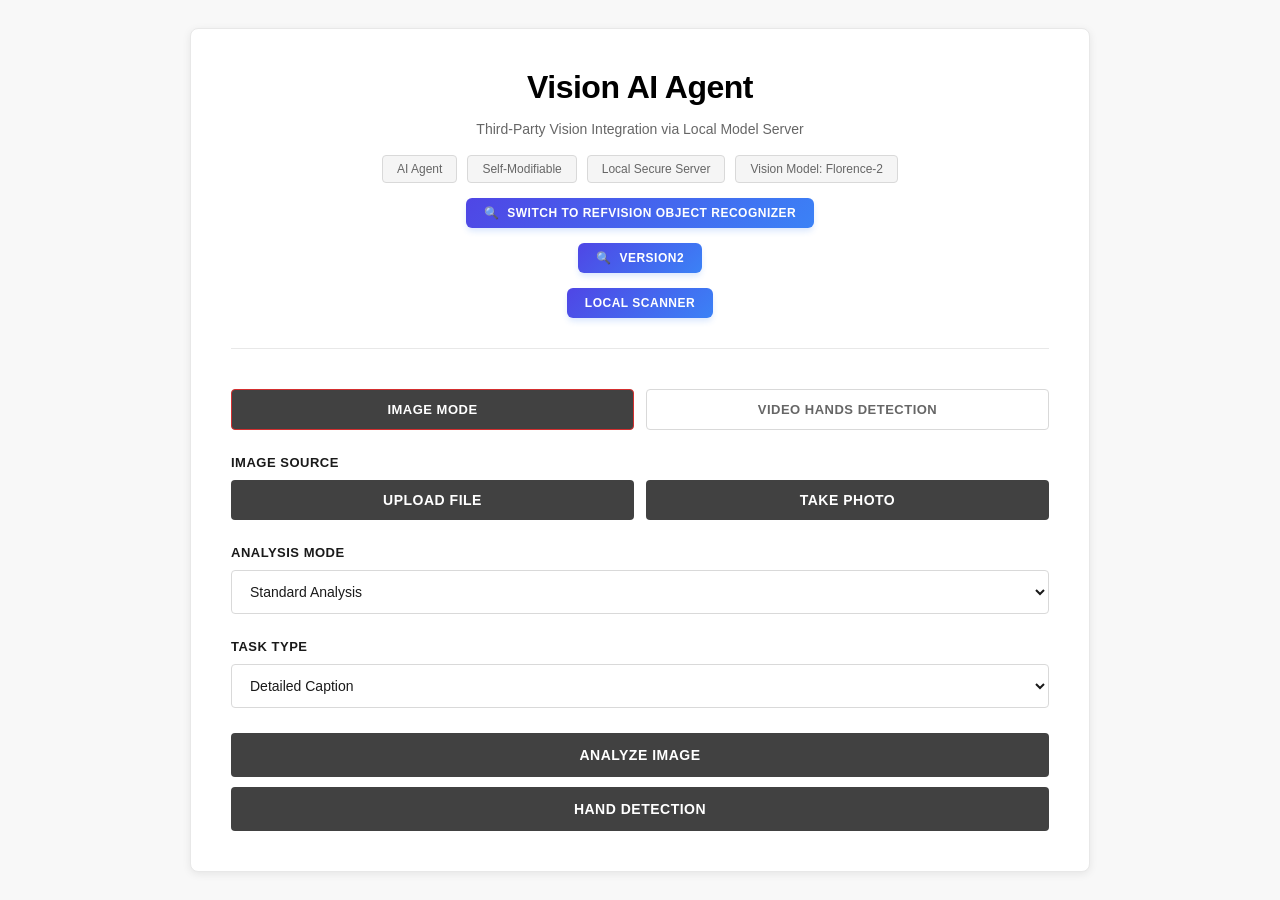
<file: templates/index.html>
<!DOCTYPE html>
<html lang="en">
<head>
    <meta charset="UTF-8">
    <meta name="viewport" content="width=device-width, initial-scale=1.0">
    <title>Vision AI Agent v2</title>
    <style>
        * {
            margin: 0;
            padding: 0;
            box-sizing: border-box;
        }

        body {
            font-family: -apple-system, BlinkMacSystemFont, 'Segoe UI', 'Roboto', 'Oxygen', 'Ubuntu', 'Cantarell', sans-serif;
            background: #f8f8f8;
            min-height: 100vh;
            padding: 20px;
            display: flex;
            align-items: center;
            justify-content: center;
        }

        .container {
            background: #ffffff;
            max-width: 900px;
            width: 100%;
            padding: 40px;
            border-radius: 8px;
            box-shadow: 0 2px 8px rgba(0,0,0,0.08);
            border: 1px solid #e8e8e8;
        }

        header {
            text-align: center;
            margin-bottom: 40px;
            padding-bottom: 30px;
            border-bottom: 1px solid #e8e8e8;
        }

        h1 {
            color: #000000;
            font-size: 32px;
            font-weight: 700;
            margin-bottom: 12px;
            display: flex;
            align-items: center;
            justify-content: center;
            gap: 12px;
            letter-spacing: -0.5px;
        }

        .subtitle {
            color: #666666;
            font-size: 14px;
            line-height: 1.6;
            font-weight: 400;
        }

        .badge-container {
            display: flex;
            justify-content: center;
            gap: 10px;
            margin-top: 15px;
            flex-wrap: wrap;
        }

        .badge {
            display: inline-flex;
            align-items: center;
            gap: 6px;
            padding: 6px 14px;
            background: #f5f5f5;
            border: 1px solid #d9d9d9;
            border-radius: 4px;
            font-size: 12px;
            color: #666666;
            font-weight: 500;
        }

        .form-group {
            margin-bottom: 25px;
        }

        label {
            display: block;
            margin-bottom: 10px;
            font-weight: 600;
            color: #1a1a1a;
            font-size: 13px;
            text-transform: uppercase;
            letter-spacing: 0.5px;
        }

        .btn-group {
            display: grid;
            grid-template-columns: 1fr 1fr;
            gap: 12px;
            margin-bottom: 15px;
        }

        button {
            background: #d32f2f;
            color: white;
            padding: 12px 24px;
            border: none;
            border-radius: 4px;
            cursor: pointer;
            font-size: 14px;
            font-weight: 600;
            transition: all 0.3s ease;
            display: flex;
            align-items: center;
            justify-content: center;
            gap: 8px;
            text-transform: uppercase;
            letter-spacing: 0.5px;
        }

        button:hover {
            background: #b71c1c;
            box-shadow: 0 4px 12px rgba(211, 47, 47, 0.3);
        }

        button:active {
            transform: translateY(1px);
        }

        button:disabled {
            background: #cccccc;
            cursor: not-allowed;
            transform: none;
            box-shadow: none;
        }

        .btn-upload {
            background: #414141;
        }

        .btn-upload:hover {
            background: #b71c1c;
        }

        .btn-camera {
            background: #414141;
        }

        .btn-camera:hover {
            background: #b71c1c;
        }

        .btn-capture {
            background: #414141;
            width: 100%;
            margin-top: 10px;
        }

        .btn-capture:hover {
            background: #b71c1c;
        }

        .btn-submit {
            background: #414141;
            width: 100%;
            font-size: 14px;
            padding: 14px;
            margin-top: 10px;
        }

        .btn-submit:hover {
            background: #b71c1c;
        }

        select, input[type="text"] {
            width: 100%;
            padding: 12px 14px;
            border: 1px solid #d9d9d9;
            border-radius: 4px;
            font-size: 14px;
            transition: border-color 0.3s, box-shadow 0.3s;
            background: white;
            color: #1a1a1a;
        }

        select:focus, input[type="text"]:focus {
            outline: none;
            border-color: #d32f2f;
            box-shadow: 0 0 0 3px rgba(211, 47, 47, 0.08);
        }

        #preview {
            max-width: 100%;
            max-height: 400px;
            margin: 15px 0;
            border-radius: 12px;
            display: none;
            box-shadow: 0 4px 12px rgba(0,0,0,0.1);
        }

        #video {
            max-width: 100%;
            border-radius: 12px;
            display: none;
            margin: 15px 0;
            box-shadow: 0 4px 12px rgba(0,0,0,0.1);
        }

        .loading {
            text-align: center;
            padding: 40px;
            display: none;
        }

        .spinner {
            border: 4px solid #f0f0f0;
            border-top: 4px solid #d32f2f;
            border-radius: 50%;
            width: 50px;
            height: 50px;
            animation: spin 1s linear infinite;
            margin: 0 auto 20px;
        }

        @keyframes spin {
            0% { transform: rotate(0deg); }
            100% { transform: rotate(360deg); }
        }

        .loading-text {
            color: #333333;
            font-size: 14px;
        }

        #result {
            margin-top: 30px;
            display: none;
            animation: fadeIn 0.5s;
        }

        .result-title {
            font-weight: 700;
            color: #000000;
            margin-bottom: 20px;
            font-size: 18px;
            display: flex;
            align-items: center;
            gap: 8px;
            text-transform: uppercase;
            letter-spacing: 0.5px;
        }

        .result-summary {
            padding: 16px 20px;
            margin-bottom: 20px;
            border-radius: 4px;
            font-size: 16px;
            font-weight: 600;
            text-align: center;
            display: none;
            animation: slideIn 0.4s ease;
            border-left: 4px solid;
        }

        .result-summary.healthy {
            background: #f1f8e9;
            color: #33691e;
            border-left-color: #558b2f;
        }

        .result-summary.warning {
            background: #fff8e1;
            color: #f57f17;
            border-left-color: #f9a825;
        }

        .result-summary.error {
            background: #ffebee;
            color: #c62828;
            border-left-color: #d32f2f;
        }

        .result-summary.unknown {
            background: #f5f5f5;
            color: #424242;
            border-left-color: #757575;
        }

        .summary-icon {
            font-size: 24px;
            margin-right: 8px;
        }

        .result-box {
            background: #fafafa;
            padding: 16px;
            border-radius: 4px;
            border-left: 3px solid #d32f2f;
            margin-bottom: 20px;
            box-shadow: 0 1px 3px rgba(0,0,0,0.04);
        }

        .result-box-label {
            font-size: 11px;
            color: #999999;
            margin-bottom: 12px;
            font-weight: 600;
            text-transform: uppercase;
            letter-spacing: 0.5px;
        }

        .result-box-value {
            font-size: 15px;
            font-weight: 600;
            color: #1a1a1a;
            line-height: 1.6;
            word-break: break-word;
        }

        .result-content {
            white-space: pre-wrap;
            word-wrap: break-word;
            font-family: 'Monaco', 'Menlo', 'Courier New', monospace;
            font-size: 12px;
            background: #f9f9f9;
            padding: 16px;
            border-radius: 4px;
            border: 1px solid #e8e8e8;
            max-height: 700px;
            overflow-y: auto;
            color: #333333;
            line-height: 1.5;
        }

        @keyframes fadeIn {
            from { opacity: 0; }
            to { opacity: 1; }
        }

        @keyframes slideIn {
            from { 
                opacity: 0; 
                transform: translateY(-20px); 
            }
            to { 
                opacity: 1; 
                transform: translateY(0); 
            }
        }

        /* Video Mode Toggle */
        .mode-toggle-container {
            display: flex;
            gap: 12px;
            margin-bottom: 25px;
            justify-content: center;
        }

        .mode-toggle-btn {
            flex: 1;
            padding: 12px 24px;
            border: 1px solid #d9d9d9;
            background: white;
            color: #666666;
            border-radius: 4px;
            font-weight: 600;
            cursor: pointer;
            transition: all 0.3s ease;
            font-size: 13px;
            text-transform: uppercase;
            letter-spacing: 0.5px;
        }

        .mode-toggle-btn:hover {
            border-color: #d32f2f;
            color: #d32f2f;
        }

        .mode-toggle-btn.active {
            background: #414141;
            color: white;
            border-color: #d32f2f;
        }

        /* Video Mode Container */
        .video-mode-container {
            display: none;
            margin-top: 25px;
        }

        .video-overlay-wrapper {
            position: relative;
            width: 100%;
            margin-top: 15px;
            margin-bottom: 15px;
            border-radius: 4px;
            overflow: hidden;
            background: #000;
            box-shadow: 0 2px 8px rgba(0,0,0,0.12);
            border: 1px solid #e8e8e8;
        }

        #videoPreview {
            display: block;
            width: 100%;
            height: auto;
            background: #000;
        }

        #videoCanvas {
            position: absolute;
            top: 0;
            left: 0;
            width: 100%;
            height: 100%;
        }

        .video-status-label {
            padding: 12px 14px;
            background: #f5f5f5;
            border-radius: 4px;
            font-size: 12px;
            color: #666666;
            margin-bottom: 15px;
            border-left: 3px solid #d32f2f;
            font-weight: 500;
            word-break: break-word;
            font-family: 'Monaco', 'Menlo', 'Courier New', monospace;
        }

        .grasp-pill {
            margin-top: 10px;
            display: inline-flex;
            align-items: center;
            gap: 8px;
            padding: 8px 12px;
            border-radius: 999px;
            font-size: 12px;
            font-weight: 700;
            letter-spacing: 0.4px;
            text-transform: uppercase;
            border: 1px solid transparent;
        }

        .grasp-pill.detected {
            color: #1b5e20;
            background: #e8f5e9;
            border-color: #66bb6a;
        }

        .grasp-pill.none {
            color: #616161;
            background: #eeeeee;
            border-color: #bdbdbd;
        }

        /* Video Control Buttons Grid */
        .video-controls {
            display: grid;
            grid-template-columns: 1fr 1fr;
            gap: 12px;
            margin-top: 15px;
        }

        .video-btn {
            background: #414141;
            color: white;
            padding: 12px 16px;
            border: none;
            border-radius: 4px;
            cursor: pointer;
            font-size: 13px;
            font-weight: 600;
            transition: all 0.3s ease;
            display: flex;
            align-items: center;
            justify-content: center;
            gap: 6px;
            text-transform: uppercase;
            letter-spacing: 0.5px;
        }

        .video-btn:hover:not(:disabled) {
            background: #b71c1c;
            box-shadow: 0 2px 8px rgba(211, 47, 47, 0.2);
        }

        .video-btn:active:not(:disabled) {
            transform: translateY(1px);
        }

        .video-btn:disabled {
            background: #cccccc;
            cursor: not-allowed;
        }

        .video-btn.start-camera {
            background: #414141;
        }

        .video-btn.stop-camera {
            background: #666666;
        }

        .video-btn.start-detection {
            background: #414141;
        }

        .video-btn.stop-detection {
            background: #666666;
        }

        .video-btn.track-object {
            background: #1565c0;
        }

        .video-btn.stop-track {
            background: #b71c1c;
        }

        .tracking-active-badge {
            display: inline-block;
            padding: 4px 12px;
            border-radius: 12px;
            font-size: 12px;
            font-weight: 700;
            letter-spacing: 0.5px;
            text-transform: uppercase;
            background: #1565c0;
            color: #fff;
            margin-left: 8px;
            animation: pulse-track 1.2s infinite;
        }

        @keyframes pulse-track {
            0%, 100% { opacity: 1; }
            50% { opacity: 0.6; }
        }

        @media (max-width: 768px) {
            .container {
                padding: 24px;
            }

            h1 {
                font-size: 24px;
            }

            .btn-group {
                grid-template-columns: 1fr;
            }

            .mode-toggle-container {
                flex-direction: column;
            }

            .video-controls {
                grid-template-columns: 1fr;
            }
        }
    </style>
</head>
<body>
    <div class="container">
        <header>
            <h1>
                <span>Vision AI Agent</span>
            </h1>
            <div class="subtitle">
                Third-Party Vision Integration via Local Model Server
            </div>
            <div class="badge-container">
                <span class="badge">AI Agent</span>
                <span class="badge">Self-Modifiable</span>
                <span class="badge">Local Secure Server</span>
                <span class="badge">Vision Model: Florence-2 </span>
            </div>
            <div style="margin-top: 15px;">
                <a href="/refvision" style="display: inline-flex; align-items: center; gap: 8px; padding: 8px 18px; background: linear-gradient(135deg, #4f46e5 0%, #3b82f6 100%); color: white; text-decoration: none; border-radius: 6px; font-weight: 600; font-size: 12px; text-transform: uppercase; letter-spacing: 0.5px; transition: all 0.3s ease; box-shadow: 0 4px 6px -1px rgba(59, 130, 246, 0.2);">
                    <span>🔍</span> Switch to RefVision Object Recognizer
                </a>
            </div>

            <div style="margin-top: 15px;">
                <a href="/vision2" style="display: inline-flex; align-items: center; gap: 8px; padding: 8px 18px; background: linear-gradient(135deg, #4f46e5 0%, #3b82f6 100%); color: white; text-decoration: none; border-radius: 6px; font-weight: 600; font-size: 12px; text-transform: uppercase; letter-spacing: 0.5px; transition: all 0.3s ease; box-shadow: 0 4px 6px -1px rgba(59, 130, 246, 0.2);">
                    <span>🔍</span> Version2
                </a>
            </div>

            <div style="margin-top: 15px;">
                <a href="/localscanner" style="display: inline-flex; align-items: center; gap: 8px; padding: 8px 18px; background: linear-gradient(135deg, #4f46e5 0%, #3b82f6 100%); color: white; text-decoration: none; border-radius: 6px; font-weight: 600; font-size: 12px; text-transform: uppercase; letter-spacing: 0.5px; transition: all 0.3s ease; box-shadow: 0 4px 6px -1px rgba(59, 130, 246, 0.2);">
                    Local Scanner
                </a>
            </div>

            
        </header>

        <!-- Mode Toggle -->
        <div class="mode-toggle-container">
            <button type="button" class="mode-toggle-btn active" id="imageModeBtn" data-mode="image">
                Image Mode
            </button>
            <button type="button" class="mode-toggle-btn" id="videoModeBtn" data-mode="video">
                Video Hands Detection
            </button>
        </div>
        
        <form id="analysisForm">
            <div class="form-group image-mode-controls">
                <label>Image Source</label>
                <div class="btn-group">
                    <button type="button" id="uploadBtn" class="btn-upload">
                        <span>Upload File</span>
                    </button>
                    <button type="button" id="cameraBtn" class="btn-camera">
                        <span>Take Photo</span>
                    </button>
                </div>
                <input type="file" id="imageFile" accept="image/*" style="display:none;">
                <video id="video" autoplay></video>
                <button type="button" id="captureBtn" class="btn-capture" style="display:none;">
                    <span>Capture Photo</span>
                </button>
                <canvas id="canvas" style="display:none;"></canvas>
                <img id="preview" alt="Image Preview">
                
                <div id="resultImage"></div>
            </div>

            <div class="image-mode-controls">
                <div class="form-group">
                    <label for="mode">Analysis Mode</label>
                    <select id="mode">
                        <option value="analyze">Standard Analysis</option>
                        <option value="analyze_json">JSON Mode (General)</option>
                        <option value="analyze_json_monitor">JSON Mode + Health Check (Monitor)</option>
                        <option value="verify">Quick Verify (Quest Builder)</option>
                    </select>
                </div>

                <div class="form-group" id="taskGroup">
                    <label for="task">Task Type</label>
                    <select id="task">
                        <option value="<MORE_DETAILED_CAPTION>">Detailed Caption</option>
                        <option value="<CAPTION>">Simple Caption</option>
                        <option value="<OBJECT_DETECTION>">Object Detection</option>
                        <option value="<OCR_WITH_REGION>">OCR with Regions</option>
                    </select>
                </div>

                <div class="form-group" id="targetGroup" style="display:none;">
                    <label for="target">Target Object</label>
                    <input type="text" id="target" placeholder="e.g., chair, table, person" value="chair">
                </div>

                <button type="submit" id="submitBtn" class="btn-submit">
                    <span>Analyze Image</span>
                </button>
            </div>

            <button type="submit" id="handDetectionBtn" class="btn-submit">
                <span>Hand Detection</span>
            </button>

            <!-- Video Hands Detection Mode -->
            <div class="video-mode-container" id="videoModeContainer">
                <div class="form-group">
                    <label>Live Camera Feed</label>
                    <div class="video-overlay-wrapper">
                        <video id="videoPreview" autoplay playsinline></video>
                        <canvas id="videoCanvas"></canvas>
                    </div>
                    <div class="video-status-label" id="videoStatusLabel">
                        Camera: Ready | Detection: Idle
                    </div>
                    <div class="grasp-pill none" id="graspStatusPill">No Grasp</div>
                    <div class="video-controls">
                        <button type="button" class="video-btn start-camera" id="startCameraBtn">
                            <span>Start Camera</span>
                        </button>
                        <button type="button" class="video-btn stop-camera" id="stopCameraBtn" disabled>
                            <span>Stop Camera</span>
                        </button>
                        <button type="button" class="video-btn start-detection" id="startDetectionBtn" disabled>
                            <span>Start Detection</span>
                        </button>
                        <button type="button" class="video-btn stop-detection" id="stopDetectionBtn" disabled>
                            <span>Stop Detection</span>
                        </button>
                        <button type="button" class="video-btn track-object" id="trackObjectBtn" disabled>
                            <span>Track Object</span>
                        </button>
                        <button type="button" class="video-btn stop-track" id="stopTrackBtn" disabled>
                            <span>Stop Tracking</span>
                        </button>
                    </div>
                </div>
            </div>

        </form>

        <div style="display:none; margin-top: 40px; padding-top: 30px; border-top: 2px solid #f0f0f0;">
            <h2 style="color: #2c3e50; font-size: 22px; font-weight: 700; margin-bottom: 20px; display: flex; align-items: center; gap: 8px;">
                <span>🔗</span>
                <span>Fetch from ESP32 & Analyze(Coming Soon)</span>
            </h2>
            
            <form id="esp32AnalyzeForm">
                <div class="form-group">
                    <label for="esp32Url">🖥️ ESP32 Camera URL</label>
                    <input type="text" id="esp32Url" placeholder="http://192.168.1.100:8080" value="">
                </div>

                <div class="form-group">
                    <label for="esp32ImageEndpoint">📸 Image Endpoint</label>
                    <input type="text" id="esp32ImageEndpoint" placeholder="/capture or /image.jpg" value="/capture">
                </div>

                <div class="form-group">
                    <label for="analysisMode">🎯 Analysis Mode</label>
                    <select id="analysisMode">
                        <option value="analyze">Standard Analysis</option>
                        <option value="analyze_json">JSON Mode (Gauges)</option>
                        <option value="analyze_json_monitor">JSON + Health Check</option>
                        <option value="verify">Quick Verify</option>
                    </select>
                </div>

                <div class="form-group" id="analysisTaskGroup">
                    <label for="analysisTask">📋 Task Type</label>
                    <select id="analysisTask">
                        <option value="&lt;MORE_DETAILED_CAPTION&gt;">Detailed Caption</option>
                        <option value="&lt;CAPTION&gt;">Simple Caption</option>
                        <option value="&lt;OBJECT_DETECTION&gt;">Object Detection</option>
                        <option value="&lt;OCR_WITH_REGION&gt;">OCR with Regions</option>
                    </select>
                </div>

                <div class="form-group" id="analysisTargetGroup" style="display:none;">
                    <label for="analysisTarget">🎯 Target Object</label>
                    <input type="text" id="analysisTarget" placeholder="e.g., gauge, pressure, temperature" value="">
                </div>

                <button type="submit" class="btn-submit" style="background: linear-gradient(135deg, #fa709a 0%, #fee140 100%);">
                    <span>🔍</span>
                    <span>Fetch & Analyze</span>
                </button>
            </form>
        </div>

        <div id="loading" class="loading">
            <div class="spinner"></div>
            <div class="loading-text">⏳ Analyzing image... Please wait</div>
        </div>

        <div id="result">
            <div class="result-title">
                <span>📊</span>
                <span>Analysis Result</span>
            </div>
            <div id="resultSummary" class="result-summary"></div>
            <div id="resultBox"></div>
            <div class="result-content" id="resultContent"></div>

        </div>
    </div>

    <script>
        const form = document.getElementById('analysisForm');
        const imageFile = document.getElementById('imageFile');
        const preview = document.getElementById('preview');
        const video = document.getElementById('video');
        const canvas = document.getElementById('canvas');
        const uploadBtn = document.getElementById('uploadBtn');
        const cameraBtn = document.getElementById('cameraBtn');
        const captureBtn = document.getElementById('captureBtn');
        const mode = document.getElementById('mode');
        const taskGroup = document.getElementById('taskGroup');
        const targetGroup = document.getElementById('targetGroup');
        const submitBtn = document.getElementById('submitBtn');
        const loading = document.getElementById('loading');
        const result = document.getElementById('result');
        const resultContent = document.getElementById('resultContent');
        const resultSummary = document.getElementById('resultSummary');
        const resultBox = document.getElementById('resultBox');

        let stream = null;
        let capturedBlob = null;

        // Video Mode State Variables
        let isVideoMode = false;
        let videoStream = null;
        let detectionIntervalId = null;
        let isDetectingFrame = false;
        let isCameraRunning = false;
        let lastDetectionResult = null;
        let lastDetectionTime = null;
        let trackedBbox = null;  // [x1,y1,x2,y2] in original image coords; null = not tracking
        const GRASP_LABEL_MIN_CONF = 0.45;

        // Get video mode elements
        const videoPreview = document.getElementById('videoPreview');
        const videoCanvas = document.getElementById('videoCanvas');
        const canvasCtx = videoCanvas ? videoCanvas.getContext('2d') : null;
        const videoStatusLabel = document.getElementById('videoStatusLabel');
        const videoModeContainer = document.getElementById('videoModeContainer');
        const imageModeBtn = document.getElementById('imageModeBtn');
        const videoModeBtn = document.getElementById('videoModeBtn');
        const startCameraBtn = document.getElementById('startCameraBtn');
        const stopCameraBtn = document.getElementById('stopCameraBtn');
        const startDetectionBtn = document.getElementById('startDetectionBtn');
        const stopDetectionBtn = document.getElementById('stopDetectionBtn');
        const trackObjectBtn = document.getElementById('trackObjectBtn');
        const stopTrackBtn = document.getElementById('stopTrackBtn');
        const graspStatusPill = document.getElementById('graspStatusPill');
        const imageModeCtrls = document.querySelectorAll('.image-mode-controls');

        // Debug: Log if elements were found
        console.log('UI Elements loaded:', {
            videoCanvas: !!videoCanvas,
            videoModeContainer: !!videoModeContainer,
            imageModeBtn: !!imageModeBtn,
            videoModeBtn: !!videoModeBtn,
            imageModeCtrls: imageModeCtrls.length
        });

        // Helper Functions for Video Mode
        function switchMode(toVideoMode) {
            isVideoMode = toVideoMode;
            
            if (toVideoMode) {
                // Switch to video mode
                videoModeContainer.style.display = 'block';
                imageModeCtrls.forEach(ctrl => {
                    ctrl.style.display = 'none';
                });
                imageModeBtn.classList.remove('active');
                videoModeBtn.classList.add('active');
                stopCamera(); // Stop image mode camera if running
                logStatus('Camera: Ready | Detection: Idle');
                console.log('Switched to Video Mode');
            } else {
                // Switch to image mode
                videoModeContainer.style.display = 'none';
                imageModeCtrls.forEach(ctrl => {
                    ctrl.style.display = 'block';
                });
                imageModeBtn.classList.add('active');
                videoModeBtn.classList.remove('active');
                cleanupVideoMode(); // Stop video mode camera and detection
                console.log('Switched to Image Mode');
            }
        }

        function logStatus(message) {
            if (videoStatusLabel) {
                videoStatusLabel.textContent = message;
            }
            console.log('Status:', message);
        }

        function setGraspStatus(isDetected, message) {
            if (!graspStatusPill) return;
            graspStatusPill.classList.remove('detected', 'none');
            if (isDetected) {
                graspStatusPill.classList.add('detected');
                graspStatusPill.textContent = message || 'GRASP DETECTED';
            } else {
                graspStatusPill.classList.add('none');
                graspStatusPill.textContent = message || 'NO GRASP';
            }
        }

        function bboxSizeText(bbox) {
            if (!bbox || bbox.length < 4) return 'n/a';
            const w = Math.max(0, Math.round(bbox[2] - bbox[0]));
            const h = Math.max(0, Math.round(bbox[3] - bbox[1]));
            return `${w}x${h}`;
        }

        function getObjectIndex(objects, obj) {
            if (!objects || !obj || !obj.bbox) return -1;
            const k = obj.bbox.join(',');
            return objects.findIndex((o) => (o.bbox || []).join(',') === k);
        }

        function getGraspedAboveThreshold(detectionResult) {
            const grasped = detectionResult.grasped_objects || [];
            return grasped.filter((obj) => (obj.confidence || 0) >= GRASP_LABEL_MIN_CONF);
        }

        function cleanupVideoMode() {
            // Stop detection loop
            if (detectionIntervalId) {
                clearInterval(detectionIntervalId);
                detectionIntervalId = null;
            }
            
            // Stop camera
            if (videoStream) {
                videoStream.getTracks().forEach(track => track.stop());
                videoStream = null;
            }
            
            // Reset UI state
            isCameraRunning = false;
            isDetectingFrame = false;
            trackedBbox = null;
            startCameraBtn.disabled = false;
            stopCameraBtn.disabled = true;
            startDetectionBtn.disabled = true;
            stopDetectionBtn.disabled = true;
            trackObjectBtn.disabled = true;
            stopTrackBtn.disabled = true;
            setGraspStatus(false, 'NO GRASP');
            
            // Clear canvas overlay
            if (canvasCtx && videoCanvas) {
                canvasCtx.clearRect(0, 0, videoCanvas.width, videoCanvas.height);
            }
            logStatus('Camera: Stopped | Detection: Stopped');
        }

        function startVideoCamera() {
            if (!videoPreview) {
                alert('Video element not found');
                return;
            }
            
            navigator.mediaDevices.getUserMedia({
                video: { facingMode: { ideal: 'environment' } }
            }).then(stream => {
                videoStream = stream;
                videoPreview.srcObject = stream;
                isCameraRunning = true;
                
                startCameraBtn.disabled = true;
                stopCameraBtn.disabled = false;
                startDetectionBtn.disabled = false;
                
                logStatus('Camera: Running | Detection: Ready to start');
            }).catch(error => {
                alert('Cannot access camera: ' + error.message);
                logStatus('Camera: Permission Denied');
            });
        }

        function stopVideoCamera() {
            cleanupVideoMode();
        }

        function startVideoDetection() {
            if (!isCameraRunning) {
                alert('Please start the camera first');
                return;
            }
            
            startDetectionBtn.disabled = true;
            stopDetectionBtn.disabled = false;
            trackObjectBtn.disabled = false;
            logStatus('Camera: Running | Detection: Starting...');
            
            // Run detection every 300ms
            detectionIntervalId = setInterval(captureAndDetect, 300);
        }

        function stopVideoDetection() {
            if (detectionIntervalId) {
                clearInterval(detectionIntervalId);
                detectionIntervalId = null;
            }
            
            // Also cancel any tracking
            trackedBbox = null;
            startDetectionBtn.disabled = false;
            stopDetectionBtn.disabled = true;
            trackObjectBtn.disabled = true;
            stopTrackBtn.disabled = true;
            isDetectingFrame = false;
            
            logStatus('Camera: Running | Detection: Stopped');
        }

        // Track button: lock onto current detected object
        trackObjectBtn.addEventListener('click', () => {
            if (!lastDetectionResult) return;
            const objs = lastDetectionResult.objects_detected || [];
            if (objs.length === 0) {
                alert('No object detected yet to track.');
                return;
            }
            trackedBbox = objs[0].bbox.slice();  // copy [x1,y1,x2,y2]
            trackObjectBtn.disabled = true;
            stopTrackBtn.disabled = false;
            logStatus(`Camera: Running | TRACKING object | BBox ${bboxSizeText(trackedBbox)}`);
        });

        // Stop track button: release tracking lock
        stopTrackBtn.addEventListener('click', () => {
            trackedBbox = null;
            trackObjectBtn.disabled = false;
            stopTrackBtn.disabled = true;
            logStatus('Camera: Running | Detection: Active (tracking off)');
        });

        async function requestHandDetection(blob, filename = 'image.jpg') {
            const formData = new FormData();
            formData.append('image', blob, filename);

            // Include tracking hint if active
            if (trackedBbox) {
                formData.append('hint_bbox', JSON.stringify(trackedBbox));
            }

            const response = await fetch('/hand_detection', {
                method: 'POST',
                body: formData
            });

            if (!response.ok) {
                throw new Error(`Server error: ${response.status}`);
            }

            return await response.json();
        }

        function buildHandDetectionResultHtml(detectionResult) {
            const objects = detectionResult.objects_detected || [];
            const grasped = getGraspedAboveThreshold(detectionResult);
            const hasGrasp = grasped.length > 0 && (detectionResult.hands_detected || 0) > 0;

            let resultHtml = `<div class="result-box">
                <div class="result-box-label">Hands Detected:</div>
                <div class="result-box-value">${detectionResult.hands_detected}</div>
            </div>
            <div class="result-box">
                <div class="result-box-label">Pose Description:</div>
                <div class="result-box-value">${detectionResult.pose_description || 'No hands detected'}</div>
            </div>`;

            if (hasGrasp) {
                const main = grasped[0];
                const idx = getObjectIndex(objects, main);
                const displayIdx = idx >= 0 ? idx + 1 : 1;
                resultHtml += `<div class="result-box">
                    <div class="result-box-label">Grasp Status:</div>
                    <div class="result-box-value">GRASP DETECTED | Object #${displayIdx} | BBox ${bboxSizeText(main.bbox)} | ${(main.confidence * 100).toFixed(1)}%</div>
                </div>`;
            } else {
                resultHtml += `<div class="result-box">
                    <div class="result-box-label">Grasp Status:</div>
                    <div class="result-box-value">NO GRASP (threshold: ${(GRASP_LABEL_MIN_CONF * 100).toFixed(0)}%)</div>
                </div>`;
            }

            if (objects.length > 0) {
                resultHtml += `<div class="result-box">
                    <div class="result-box-label">Objects Detected (${objects.length}):</div>
                    <div class="result-box-value">`;

                objects.forEach((obj, idx) => {
                    const objIsGrasp = (obj.overlaps_hand === true) && ((obj.confidence || 0) >= GRASP_LABEL_MIN_CONF);
                    const tag = objIsGrasp ? 'GRASP' : 'OBJECT';
                    resultHtml += `<div style="margin-bottom: 8px; padding: 8px; background: #fff3e0; border-radius: 4px; border-left: 3px solid ${objIsGrasp ? '#ff8f00' : '#d32f2f'};">
                        <strong>#${idx + 1} ${obj.category}</strong> (${(obj.confidence * 100).toFixed(1)}%)<br>
                        ${tag} | BBox ${bboxSizeText(obj.bbox)}
                    </div>`;
                });

                resultHtml += `</div></div>`;
            }

            if (detectionResult.hand_details && detectionResult.hand_details.length > 0) {
                resultHtml += `<div class="result-box">
                    <div class="result-box-label">Hand Details:</div>
                    <div class="result-box-value">`;

                detectionResult.hand_details.forEach((hand) => {
                    resultHtml += `<div style="margin-bottom: 12px; padding: 10px; background: #f0f8ff; border-radius: 6px;">
                        <strong>${hand.hand_type} Hand${hand.hand_number ? ` (${hand.hand_number})` : ''}</strong><br>
                        Confidence: ${(hand.confidence * 100).toFixed(1)}%<br>
                        Pose: ${hand.pose_description}
                    </div>`;
                });

                resultHtml += `</div></div>`;
            }

            return resultHtml;
        }

        function renderHandDetectionResult(detectionResult, options = {}) {
            const opts = {
                compact: false,
                showAnnotatedImage: false,
                ...options
            };

            result.style.display = 'block';
            resultSummary.style.display = 'none';
            resultBox.innerHTML = buildHandDetectionResultHtml(detectionResult);

            if (opts.compact) {
                const compactResponse = {
                    hands_detected: detectionResult.hands_detected,
                    pose_description: detectionResult.pose_description,
                    timestamp: new Date().toISOString()
                };
                resultContent.innerHTML = '<div style="font-size: 12px; color: #7f8c8d; margin-bottom: 8px; font-weight: 500; text-transform: uppercase; letter-spacing: 0.5px;">Latest Detection:</div>' +
                    '<pre style="margin: 0;">' + JSON.stringify(compactResponse, null, 2) + '</pre>';
            } else {
                resultContent.innerHTML = '<div style="font-size: 12px; color: #7f8c8d; margin-bottom: 8px; font-weight: 500; text-transform: uppercase; letter-spacing: 0.5px;">Full Response:</div>' +
                    '<pre style="margin: 0;">' + JSON.stringify(detectionResult, null, 2) + '</pre>';
            }
            resultContent.style.color = '#2c3e50';

            const resultImage = document.getElementById('resultImage');
            if (opts.showAnnotatedImage && detectionResult.annotated_image) {
                resultImage.innerHTML = `
                    <div style="margin-top: 30px;">
                        <h3 style="color: #2c3e50; font-size: 16px; font-weight: 700; margin-bottom: 15px;">
                            Hand Landmarks Visualization
                        </h3>
                        <img src="data:image/jpeg;base64,${detectionResult.annotated_image}" style="max-width: 100%; border-radius: 12px; box-shadow: 0 4px 12px rgba(0,0,0,0.1);">
                    </div>
                `;
            } else {
                resultImage.innerHTML = '';
            }
        }

        async function captureAndDetect() {
            // Guard: avoid overlapping requests
            if (isDetectingFrame) return;
            
            try {
                isDetectingFrame = true;
                
                // Capture frame to blob
                const blob = await captureVideoFrameToBlob(512);
                
                if (!blob) {
                    console.warn('Failed to capture frame');
                    return;
                }

                const data = await requestHandDetection(blob, 'video_frame.jpg');
                
                if (data.success) {
                    lastDetectionResult = data;
                    lastDetectionTime = Date.now();
                    updateVideoResult(data);
                    drawOverlay(data);
                    
                    // Update status with timestamp
                    const elapsed = ((Date.now() - lastDetectionTime) / 1000).toFixed(2);
                    logStatus(`Camera: Running | Detection: Active | Last: ${elapsed}s ago`);
                }
            } catch (error) {
                console.error('Detection error:', error);
                // Continue trying next frame
            } finally {
                isDetectingFrame = false;
            }
        }

        async function captureVideoFrameToBlob(maxWidth = 512) {
            return new Promise((resolve) => {
                // Wait for video to have dimensions
                if (videoPreview.videoWidth === 0 || videoPreview.videoHeight === 0) {
                    console.warn('Video not ready yet');
                    resolve(null);
                    return;
                }
                
                // Create offscreen canvas for resizing
                const offscreenCanvas = document.createElement('canvas');
                const offscreenCtx = offscreenCanvas.getContext('2d');
                
                // Calculate scaled dimensions
                const videoWidth = videoPreview.videoWidth;
                const videoHeight = videoPreview.videoHeight;
                const aspectRatio = videoHeight / videoWidth;
                const scaledWidth = Math.min(maxWidth, videoWidth);
                const scaledHeight = Math.round(scaledWidth * aspectRatio);
                
                offscreenCanvas.width = scaledWidth;
                offscreenCanvas.height = scaledHeight;
                
                // Draw video frame
                offscreenCtx.drawImage(videoPreview, 0, 0, scaledWidth, scaledHeight);
                
                // Convert to JPEG blob
                offscreenCanvas.toBlob(
                    (blob) => resolve(blob),
                    'image/jpeg',
                    0.65
                );
            });
        }

        function drawOverlay(detectionResult) {
            if (!videoCanvas || !canvasCtx) {
                console.warn('Canvas not available');
                return;
            }
            
            const videoWidth = videoPreview.videoWidth;
            const videoHeight = videoPreview.videoHeight;
            
            // Match canvas to video dimensions
            videoCanvas.width = videoWidth;
            videoCanvas.height = videoHeight;
            
            // Clear canvas
            canvasCtx.clearRect(0, 0, videoWidth, videoHeight);
            
            // Check if hands were detected
            const handsDetected = detectionResult.hands_detected && detectionResult.hands_detected > 0;
            const grasped = getGraspedAboveThreshold(detectionResult);
            const hasGrasp = grasped.length > 0 && handsDetected;

            if (hasGrasp) {
                const main = grasped[0];
                const idx = getObjectIndex(detectionResult.objects_detected || [], main);
                const displayIdx = idx >= 0 ? idx + 1 : 1;
                const trackingTag = trackedBbox ? ' | TRACKING' : '';
                setGraspStatus(true, `GRASP DETECTED | #${displayIdx} | ${bboxSizeText(main.bbox)}${trackingTag}`);
            } else {
                const trackingTag = trackedBbox ? ' | TRACKING' : '';
                setGraspStatus(false, `NO GRASP | threshold ${(GRASP_LABEL_MIN_CONF * 100).toFixed(0)}%${trackingTag}`);
            }
            
            // Draw detected objects
            const OBJECT_CONFIDENCE_THRESHOLD = 0.15;
            if (detectionResult.objects_detected && detectionResult.objects_detected.length > 0) {
                console.log(`[DEBUG] Objects detected: ${detectionResult.objects_detected.length}, handsDetected: ${handsDetected}`);
                detectionResult.objects_detected.forEach((obj, idx) => {
                    console.log(`  [${idx}] confidence: ${(obj.confidence*100).toFixed(1)}%, bbox: [${obj.bbox.join(',')}]`);
                    if (obj.confidence >= OBJECT_CONFIDENCE_THRESHOLD) {
                        const isGrasping = handsDetected && obj.overlaps_hand === true && (obj.confidence || 0) >= GRASP_LABEL_MIN_CONF;
                        const isTracked = !!trackedBbox;
                        drawObjectBox(obj, videoWidth, videoHeight, {
                            isGrasping,
                            objectIndex: idx + 1,
                            isTracked
                        });
                    }
                });
            }

            // Draw tracking hint overlay (yellow pulsing border) when active
            if (trackedBbox) {
                drawTrackingOverlay(trackedBbox, videoWidth, videoHeight);
            }
            
            // Draw hand landmarks on top
            if (!detectionResult.hand_details || detectionResult.hand_details.length === 0) {
                return;
            }
            
            // Draw each hand
            detectionResult.hand_details.forEach(hand => {
                drawHand(hand, videoWidth, videoHeight);
            });
        }

        function drawTrackingOverlay(bbox, videoWidth, videoHeight) {
            const x1 = Math.max(0, bbox[0]);
            const y1 = Math.max(0, bbox[1]);
            const x2 = Math.min(videoWidth, bbox[2]);
            const y2 = Math.min(videoHeight, bbox[3]);
            const w = x2 - x1;
            const h = y2 - y1;
            if (w < 4 || h < 4) return;

            // Dashed yellow box
            canvasCtx.save();
            canvasCtx.strokeStyle = 'rgba(255, 230, 0, 0.9)';
            canvasCtx.lineWidth = 2;
            canvasCtx.setLineDash([8, 5]);
            canvasCtx.strokeRect(x1 - 6, y1 - 6, w + 12, h + 12);
            canvasCtx.setLineDash([]);

            // "TRACKING" badge
            canvasCtx.font = 'bold 12px Arial';
            const label = 'TRACKING';
            const tw = canvasCtx.measureText(label).width;
            canvasCtx.fillStyle = 'rgba(255, 230, 0, 0.95)';
            canvasCtx.fillRect(x1 - 6, y1 - 26, tw + 14, 20);
            canvasCtx.fillStyle = '#000';
            canvasCtx.fillText(label, x1 - 6 + 7, y1 - 10);
            canvasCtx.restore();
        }

        function drawObjectBox(obj, videoWidth, videoHeight, options = {}) {
            const opts = {
                isGrasping: false,
                objectIndex: 1,
                isTracked: false,
                ...options
            };
            // Draw bounding box for detected object
            const bbox = obj.bbox;  // [x1, y1, x2, y2] in image coordinates
            
            // Clamp coordinates to video bounds
            const x1 = Math.max(0, Math.min(bbox[0], videoWidth));
            const y1 = Math.max(0, Math.min(bbox[1], videoHeight));
            const x2 = Math.max(x1, Math.min(bbox[2], videoWidth));
            const y2 = Math.max(y1, Math.min(bbox[3], videoHeight));
            
            const width = x2 - x1;
            const height = y2 - y1;
            
            // Skip if box is too small
            if (width < 10 || height < 10) {
                return;
            }
            
            // Determine color and label based on context
            let boxColor, labelBgColor, label;
            
            if (opts.isTracked && opts.isGrasping) {
                // Tracking + grasping = cyan
                boxColor = 'rgba(0, 200, 255, 1)';
                labelBgColor = 'rgba(0, 180, 230, 0.95)';
                label = `TRACKING+GRASP (${(obj.confidence * 100).toFixed(0)}%) ${Math.round(width)}x${Math.round(height)}`;
            } else if (opts.isTracked) {
                // Tracking only = blue
                boxColor = 'rgba(30, 120, 255, 1)';
                labelBgColor = 'rgba(21, 101, 192, 0.95)';
                label = `TRACKING (${(obj.confidence * 100).toFixed(0)}%) ${Math.round(width)}x${Math.round(height)}`;
            } else if (opts.isGrasping) {
                // Hands detected = orange "Grasping"
                boxColor = 'rgba(255, 140, 0, 1)';
                labelBgColor = 'rgba(255, 140, 0, 0.95)';
                label = `Grasping (${(obj.confidence * 100).toFixed(0)}%) #${opts.objectIndex} ${Math.round(width)}x${Math.round(height)}`;
            } else {
                // No hands = red "Object"
                boxColor = 'rgba(211, 47, 47, 1)';
                labelBgColor = 'rgba(211, 47, 47, 0.95)';
                label = `Object (${(obj.confidence * 100).toFixed(0)}%) #${opts.objectIndex}`;
            }
            
            // Draw rectangle for object
            canvasCtx.strokeStyle = boxColor;
            canvasCtx.lineWidth = 2;
            canvasCtx.strokeRect(x1, y1, width, height);
            
            // Draw label with background
            canvasCtx.font = 'bold 13px Arial';
            const textWidth = canvasCtx.measureText(label).width;
            const labelPadding = 5;
            const labelHeight = 22;
            
            // Position label at top of box, ensuring it stays in bounds
            const labelY = Math.max(0, y1 - labelHeight - 2);
            
            canvasCtx.fillStyle = labelBgColor;
            canvasCtx.fillRect(
                x1, 
                labelY,
                textWidth + 2 * labelPadding,
                labelHeight
            );
   
            
            canvasCtx.fillStyle = 'rgba(255, 255, 255, 1)';
            canvasCtx.fillText(label, x1 + labelPadding, labelY + 16);
        }

        function drawHand(hand, videoWidth, videoHeight) {
            // Draw hand skeleton connections
            if (hand.landmarks && hand.landmarks.length > 0) {
                drawHandSkeleton(hand.landmarks, videoWidth, videoHeight);
                drawLandmarks(hand.landmarks, videoWidth, videoHeight);
            }
            
            // Draw hand label above landmarks
            if (hand.landmarks && hand.landmarks.length > 0) {
                const firstLandmark = hand.landmarks[0];
                const x = firstLandmark.x * videoWidth;
                const y = Math.max(20, firstLandmark.y * videoHeight - 20);
                
                canvasCtx.fillStyle = 'rgba(0, 255, 0, 0.9)';
                canvasCtx.font = 'bold 14px Arial';
                canvasCtx.fillText(`${hand.hand_type} (${(hand.confidence * 100).toFixed(0)}%)`, x, y);
            }
        }

        function drawLandmarks(landmarks, videoWidth, videoHeight) {
            canvasCtx.fillStyle = 'rgba(0, 255, 0, 0.8)';
            canvasCtx.strokeStyle = 'rgba(0, 255, 0, 0.6)';
            
            landmarks.forEach(landmark => {
                const x = landmark.x * videoWidth;
                const y = landmark.y * videoHeight;
                
                canvasCtx.beginPath();
                canvasCtx.arc(x, y, 4, 0, 2 * Math.PI);
                canvasCtx.fill();
            });
        }

        function drawHandSkeleton(landmarks, videoWidth, videoHeight) {
            // Hand skeleton connections (MediaPipe hand landmarks)
            const connections = [
                [0, 1], [1, 2], [2, 3], [3, 4],           // Thumb
                [0, 5], [5, 6], [6, 7], [7, 8],           // Index
                [0, 9], [9, 10], [10, 11], [11, 12],      // Middle
                [0, 13], [13, 14], [14, 15], [15, 16],    // Ring
                [0, 17], [17, 18], [18, 19], [19, 20]     // Pinky
            ];
            
            canvasCtx.strokeStyle = 'rgba(0, 200, 255, 0.6)';
            canvasCtx.lineWidth = 2;
            
            connections.forEach(conn => {
                if (landmarks[conn[0]] && landmarks[conn[1]]) {
                    const x1 = landmarks[conn[0]].x * videoWidth;
                    const y1 = landmarks[conn[0]].y * videoHeight;
                    const x2 = landmarks[conn[1]].x * videoWidth;
                    const y2 = landmarks[conn[1]].y * videoHeight;
                    
                    canvasCtx.beginPath();
                    canvasCtx.moveTo(x1, y1);
                    canvasCtx.lineTo(x2, y2);
                    canvasCtx.stroke();
                }
            });
        }

        function updateVideoResult(detectionResult) {
            renderHandDetectionResult(detectionResult, {
                compact: true,
                showAnnotatedImage: false
            });
        }

        uploadBtn.addEventListener('click', () => {
            stopCamera();
            imageFile.click();
        });

        cameraBtn.addEventListener('click', async () => {
            try {
                stream = await navigator.mediaDevices.getUserMedia({ 
                    video: { facingMode: 'environment' }
                });
                video.srcObject = stream;
                video.style.display = 'block';
                captureBtn.style.display = 'block';
                preview.style.display = 'none';
                // Scroll to video so user can see the capture button
                video.scrollIntoView({ behavior: 'smooth', block: 'start' });
            } catch (error) {
                alert('Cannot access camera: ' + error.message);
            }
        });

        captureBtn.addEventListener('click', () => {
            const context = canvas.getContext('2d');
            canvas.width = video.videoWidth;
            canvas.height = video.videoHeight;
            context.drawImage(video, 0, 0);
            
            canvas.toBlob((blob) => {
                capturedBlob = blob;
                const url = URL.createObjectURL(blob);
                preview.src = url;
                preview.style.display = 'block';
                stopCamera();
            }, 'image/jpeg', 0.9);
        });

        function stopCamera() {
            if (stream) {
                stream.getTracks().forEach(track => track.stop());
                stream = null;
            }
            video.style.display = 'none';
            captureBtn.style.display = 'none';
        }

        imageFile.addEventListener('change', (e) => {
            const file = e.target.files[0];
            if (file) {
                capturedBlob = file;
                const reader = new FileReader();
                reader.onload = (e) => {
                    preview.src = e.target.result;
                    preview.style.display = 'block';
                };
                reader.readAsDataURL(file);
            }
        });

        mode.addEventListener('change', (e) => {
            if (e.target.value === 'verify') {
                taskGroup.style.display = 'none';
                targetGroup.style.display = 'block';
            } else if (e.target.value === 'analyze') {
                taskGroup.style.display = 'block';
                targetGroup.style.display = 'none';
            } else {
                taskGroup.style.display = 'none';
                targetGroup.style.display = 'none';
            }
        });

        form.addEventListener('submit', async (e) => {
            e.preventDefault();
            
            if (!capturedBlob) {
                alert('Please select or capture an image first');
                return;
            }

            const formData = new FormData();
            formData.append('image', capturedBlob, 'image.jpg');

            const selectedMode = mode.value;
            let endpoint = `/${selectedMode}`;

            if (selectedMode === 'analyze') {
                formData.append('task', document.getElementById('task').value);
            } else if (selectedMode === 'verify') {
                formData.append('target', document.getElementById('target').value);
            }

            submitBtn.disabled = true;
            loading.style.display = 'block';
            result.style.display = 'none';

            try {
                const response = await fetch(endpoint, {
                    method: 'POST',
                    body: formData
                });

                const data = await response.json();

                loading.style.display = 'none';
                result.style.display = 'block';

                if (data.success) {
                    if (data.health_check) {
                        displaySummary(data.health_check);
                    } else {
                        resultSummary.style.display = 'none';
                    }
                    
                    // Display result value prominently if it exists
                    let resultHtml = '';
                    if (data.result) {
                        resultHtml = `<div class="result-box">
                            <div class="result-box-label">Result:</div>
                            <div class="result-box-value">${data.result}</div>
                        </div>`;
                    }
                    
                    resultBox.innerHTML = resultHtml;
                    resultContent.innerHTML = '<div style="font-size: 12px; color: #7f8c8d; margin-bottom: 8px; font-weight: 500; text-transform: uppercase; letter-spacing: 0.5px;">Full Response:</div>' + 
                                            '<pre style="margin: 0;">' + JSON.stringify(data, null, 2) + '</pre>';
                    resultContent.style.color = '#2c3e50';
                } else {
                    resultSummary.style.display = 'none';
                    resultContent.textContent = `Error: ${data.error}`;
                    resultContent.style.color = '#e74c3c';
                }
            } catch (error) {
                loading.style.display = 'none';
                result.style.display = 'block';
                resultSummary.style.display = 'none';
                resultContent.textContent = `Error: ${error.message}`;
                resultContent.style.color = '#e74c3c';
            } finally {
                submitBtn.disabled = false;
            }
        });

        // Hand Detection Button Handler
        const handDetectionBtn = document.getElementById('handDetectionBtn');
        
        handDetectionBtn.addEventListener('click', async (e) => {
            e.preventDefault();
            
            if (!capturedBlob) {
                alert('Please select or capture an image first');
                return;
            }

            const formData = new FormData();
            formData.append('image', capturedBlob, 'image.jpg');

            handDetectionBtn.disabled = true;
            loading.style.display = 'block';
            result.style.display = 'none';

            try {
                const data = await requestHandDetection(capturedBlob, 'image.jpg');

                loading.style.display = 'none';
                result.style.display = 'block';

                if (data.success) {
                    renderHandDetectionResult(data, {
                        compact: false,
                        showAnnotatedImage: true
                    });
                } else {
                    resultSummary.style.display = 'none';
                    resultContent.textContent = `Error: ${data.error}`;
                    resultContent.style.color = '#e74c3c';
                    document.getElementById('resultImage').innerHTML = '';
                }
            } catch (error) {
                loading.style.display = 'none';
                result.style.display = 'block';
                resultSummary.style.display = 'none';
                resultContent.textContent = `Error: ${error.message}`;
                resultContent.style.color = '#e74c3c';
                document.getElementById('resultImage').innerHTML = '';
            } finally {
                handDetectionBtn.disabled = false;
            }
        });

        function displaySummary(healthCheck) {
            const summary = resultSummary;
            const overall = healthCheck.overall.toLowerCase();
            
            summary.className = 'result-summary';
            
            let icon = '';
            let statusClass = '';
            let displayText = healthCheck.summary || healthCheck.overall;
            
            if (overall.includes('healthy') || overall.includes('✅')) {
                statusClass = 'healthy';
                icon = '✅';
            } else if (overall.includes('warning') || overall.includes('⚠️')) {
                statusClass = 'warning';
                icon = '⚠️';
            } else if (overall.includes('error') || overall.includes('❌')) {
                statusClass = 'error';
                icon = '❌';
            } else {
                statusClass = 'unknown';
                icon = '❓';
            }
            
            // Add detailed stats
            const errorCount = healthCheck.errors?.length || 0;
            const warningCount = healthCheck.warnings?.length || 0;
            const infoCount = healthCheck.info?.length || 0;
            
            let statsHtml = '';
            if (errorCount > 0 || warningCount > 0 || infoCount > 0) {
                statsHtml = '<div style="font-size:14px; margin-top:12px; font-weight:normal; opacity:0.9;">';
                if (errorCount > 0) statsHtml += `<span style="margin:0 8px;">❌ ${errorCount} error${errorCount > 1 ? 's' : ''}</span>`;
                if (warningCount > 0) statsHtml += `<span style="margin:0 8px;">⚠️ ${warningCount} warning${warningCount > 1 ? 's' : ''}</span>`;
                if (infoCount > 0) statsHtml += `<span style="margin:0 8px;">✅ ${infoCount} OK</span>`;
                statsHtml += '</div>';
            }
            
            summary.classList.add(statusClass);
            summary.innerHTML = `
                <div><span class="summary-icon">${icon}</span>${displayText}</div>
                ${statsHtml}
            `;
            summary.style.display = 'block';
        }

        // Remote ESP32 Check Form Handler (disabled - form not in HTML)
        const remoteCheckForm = document.getElementById('remoteCheckForm');
        if (remoteCheckForm) {
        const remoteUrl = document.getElementById('remoteUrl');
        const checkEndpoint = document.getElementById('checkEndpoint');
        const imageUrl = document.getElementById('imageUrl');

        remoteCheckForm.addEventListener('submit', async (e) => {
            e.preventDefault();

            if (!remoteUrl.value.trim()) {
                alert('Please enter the remote ESP32 URL');
                return;
            }

            const submitBtn = remoteCheckForm.querySelector('button[type="submit"]');
            submitBtn.disabled = true;
            loading.style.display = 'block';
            result.style.display = 'none';

            try {
                const postUrl = `${remoteUrl.value.trim()}${checkEndpoint.value.trim()}`;
                const payload = {};
                
                if (imageUrl.value.trim()) {
                    payload.image_url = imageUrl.value.trim();
                }

                const response = await fetch(postUrl, {
                    method: 'POST',
                    headers: {
                        'Content-Type': 'application/json',
                    },
                    body: JSON.stringify(payload)
                });

                const data = await response.json();

                loading.style.display = 'none';
                result.style.display = 'block';
                resultSummary.style.display = 'none';

                // Display the image details result
                let resultHtml = '';
                if (data.result) {
                    resultHtml = `<div class="result-box">
                        <div class="result-box-label">Image Details:</div>
                        <div class="result-box-value">${typeof data.result === 'string' ? data.result : JSON.stringify(data.result, null, 2)}</div>
                    </div>`;
                }
                
                resultBox.innerHTML = resultHtml;
                resultContent.innerHTML = '<div style="font-size: 12px; color: #7f8c8d; margin-bottom: 8px; font-weight: 500; text-transform: uppercase; letter-spacing: 0.5px;">Full Response:</div>' + 
                                        '<pre style="margin: 0;">' + JSON.stringify(data, null, 2) + '</pre>';
                resultContent.style.color = '#2c3e50';

            } catch (error) {
                loading.style.display = 'none';
                result.style.display = 'block';
                resultSummary.style.display = 'none';
                resultContent.textContent = `Error: ${error.message}`;
                resultContent.style.color = '#e74c3c';
            } finally {
                submitBtn.disabled = false;
            }
        });
        }  // End of remoteCheckForm check

        // ESP32 Fetch & Analyze Form Handler
        const esp32AnalyzeForm = document.getElementById('esp32AnalyzeForm');
        const esp32Url = document.getElementById('esp32Url');
        const esp32ImageEndpoint = document.getElementById('esp32ImageEndpoint');
        const analysisMode = document.getElementById('analysisMode');
        const analysisTaskGroup = document.getElementById('analysisTaskGroup');
        const analysisTargetGroup = document.getElementById('analysisTargetGroup');

        analysisMode.addEventListener('change', (e) => {
            if (e.target.value === 'verify') {
                analysisTaskGroup.style.display = 'none';
                analysisTargetGroup.style.display = 'block';
            } else if (e.target.value === 'analyze') {
                analysisTaskGroup.style.display = 'block';
                analysisTargetGroup.style.display = 'none';
            } else {
                analysisTaskGroup.style.display = 'none';
                analysisTargetGroup.style.display = 'none';
            }
        });

        esp32AnalyzeForm.addEventListener('submit', async (e) => {
            e.preventDefault();

            if (!esp32Url.value.trim()) {
                alert('Please enter the ESP32 URL');
                return;
            }

            const submitBtn = esp32AnalyzeForm.querySelector('button[type="submit"]');
            submitBtn.disabled = true;
            loading.style.display = 'block';
            result.style.display = 'none';

            try {
                // Step 1: Fetch image from ESP32
                const imageUrl = `${esp32Url.value.trim()}${esp32ImageEndpoint.value.trim()}`;
                console.log(`Fetching image from: ${imageUrl}`);
                
                const imageResponse = await fetch(imageUrl);
                if (!imageResponse.ok) {
                    throw new Error(`Failed to fetch image from ESP32: ${imageResponse.statusText}`);
                }

                const imageBlob = await imageResponse.blob();
                console.log(`Image fetched, size: ${imageBlob.size} bytes`);

                // Step 2: Send image to Flask server (aiagent.py)
                const formData = new FormData();
                formData.append('image', imageBlob, 'esp32_capture.jpg');

                const selectedMode = analysisMode.value;
                let flaskEndpoint = `/${selectedMode}`;

                if (selectedMode === 'analyze') {
                    formData.append('task', document.getElementById('analysisTask').value);
                } else if (selectedMode === 'verify') {
                    formData.append('target', document.getElementById('analysisTarget').value);
                }

                console.log(`Sending to Flask: ${flaskEndpoint}`);
                const analysisResponse = await fetch(flaskEndpoint, {
                    method: 'POST',
                    body: formData
                });

                const analysisData = await analysisResponse.json();

                loading.style.display = 'none';
                result.style.display = 'block';

                if (analysisData.success) {
                    if (analysisData.health_check) {
                        displaySummary(analysisData.health_check);
                    } else {
                        resultSummary.style.display = 'none';
                    }
                    
                    // Display result value prominently
                    let resultHtml = '';
                    if (analysisData.result) {
                        resultHtml = `<div class="result-box">
                            <div class="result-box-label">Result:</div>
                            <div class="result-box-value">${analysisData.result}</div>
                        </div>`;
                    } else if (analysisData.data && Array.isArray(analysisData.data)) {
                        // For JSON mode, show gauge data
                        resultHtml = `<div class="result-box">
                            <div class="result-box-label">Detected Values:</div>
                            <div class="result-box-value">`;
                        analysisData.data.forEach(item => {
                            resultHtml += `${item.type}: ${item.value}<br>`;
                        });
                        resultHtml += `</div></div>`;
                    }
                    
                    resultBox.innerHTML = resultHtml;
                    resultContent.innerHTML = '<div style="font-size: 12px; color: #7f8c8d; margin-bottom: 8px; font-weight: 500; text-transform: uppercase; letter-spacing: 0.5px;">Full Response:</div>' + 
                                            '<pre style="margin: 0;">' + JSON.stringify(analysisData, null, 2) + '</pre>';
                    resultContent.style.color = '#2c3e50';
                } else {
                    resultSummary.style.display = 'none';
                    resultContent.textContent = `Error: ${analysisData.error}`;
                    resultContent.style.color = '#e74c3c';
                }
            } catch (error) {
                loading.style.display = 'none';
                result.style.display = 'block';
                resultSummary.style.display = 'none';
                resultContent.textContent = `Error: ${error.message}`;
                resultContent.style.color = '#e74c3c';
            } finally {
                submitBtn.disabled = false;
            }
        });

        // Mode Toggle Event Listeners
        imageModeBtn.addEventListener('click', (e) => {
            console.log('Image Mode button clicked');
            e.preventDefault();
            if (isVideoMode) {
                switchMode(false);
            }
        });

        videoModeBtn.addEventListener('click', (e) => {
            console.log('Video Mode button clicked');
            e.preventDefault();
            if (!isVideoMode) {
                switchMode(true);
            }
        });

        // Video Control Event Listeners
        startCameraBtn.addEventListener('click', () => {
            startVideoCamera();
        });

        stopCameraBtn.addEventListener('click', () => {
            stopVideoCamera();
        });

        startDetectionBtn.addEventListener('click', () => {
            startVideoDetection();
        });

        stopDetectionBtn.addEventListener('click', () => {
            stopVideoDetection();
        });

        // Cleanup on page unload
        window.addEventListener('beforeunload', () => {
            if (isVideoMode) {
                cleanupVideoMode();
            } else {
                stopCamera();
            }
        });
    </script>
</body>
</html>
</file>
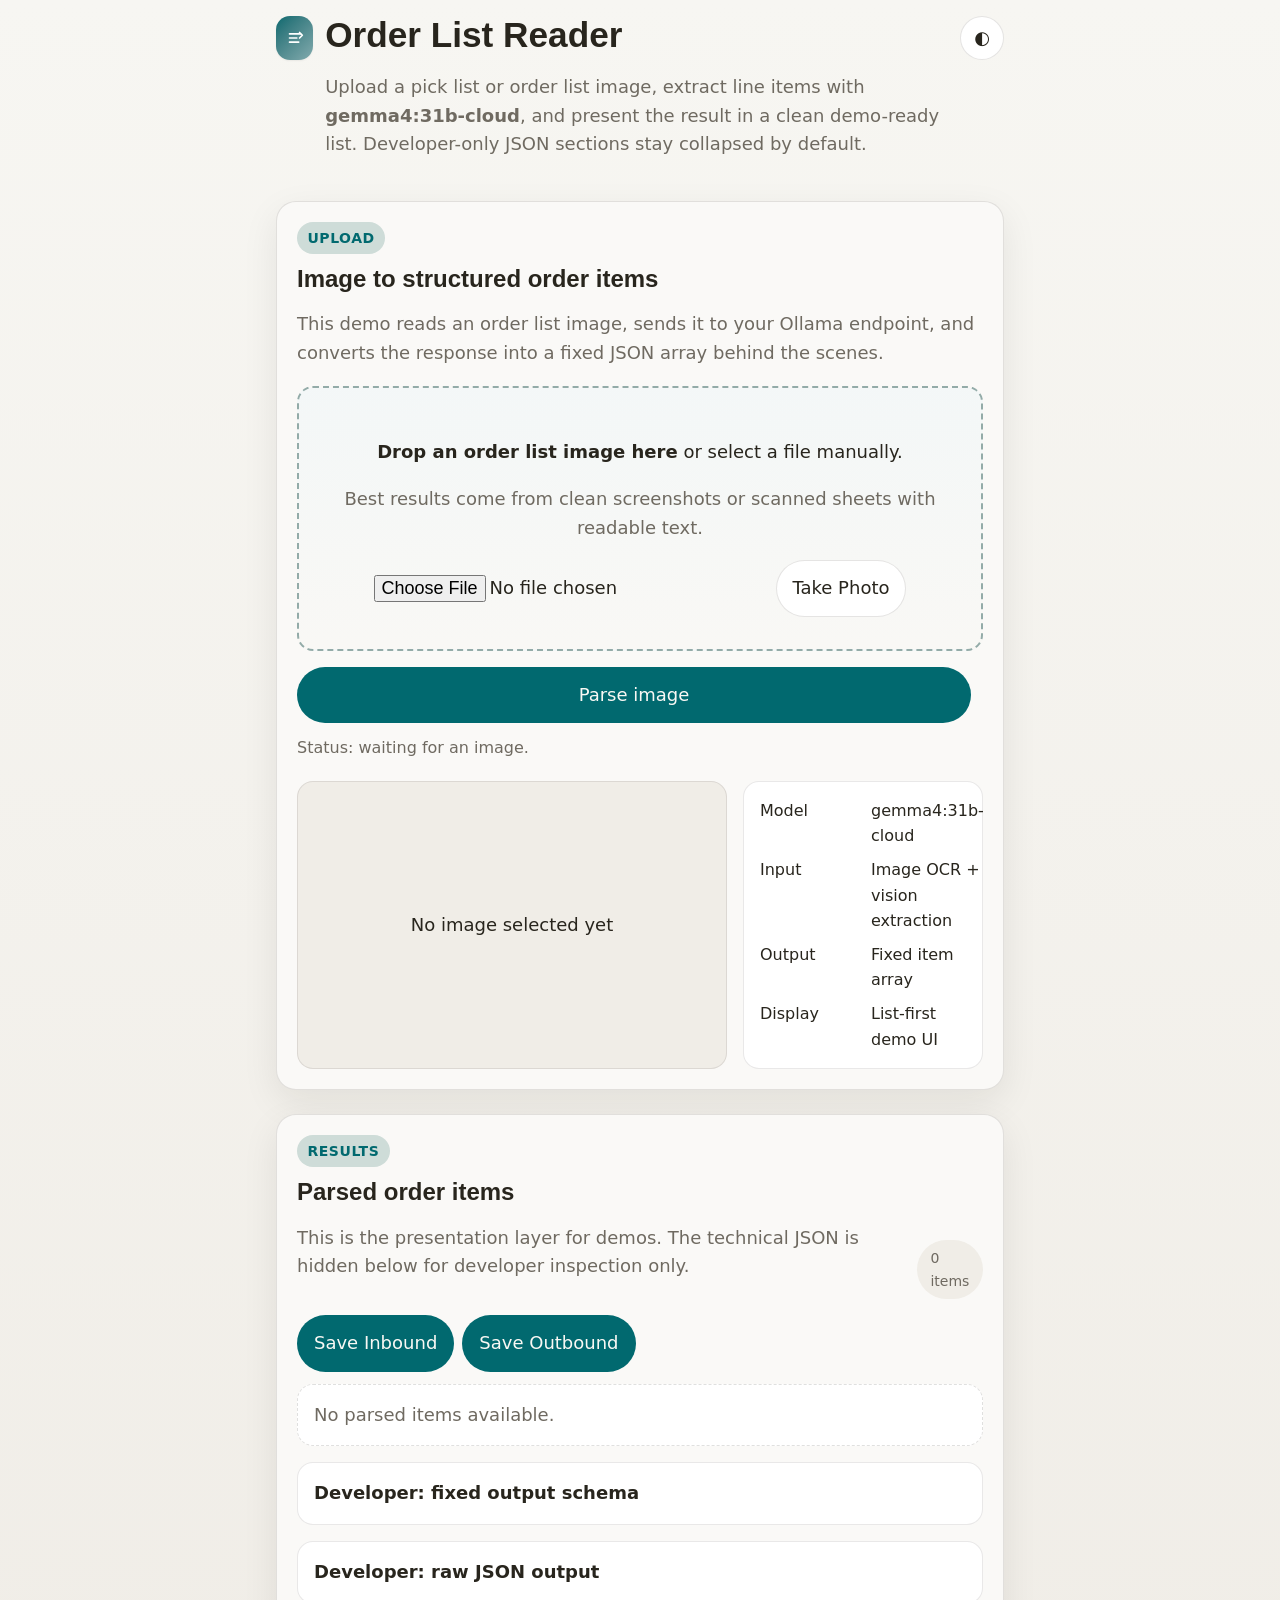
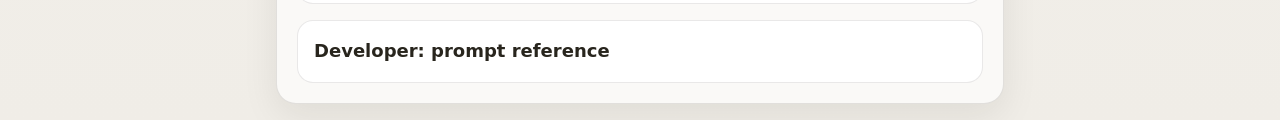
<file: templates/orderlist_reader.html>
<!doctype html>
<html lang="en" data-theme="light">
<head>
  <meta charset="UTF-8" />
  <meta name="viewport" content="width=device-width, initial-scale=1.0" />
  <title>Order List Reader</title>
  <link href="https://api.fontshare.com/v2/css?f[]=satoshi@400,500,700&f[]=cabinet-grotesk@500,700&display=swap" rel="stylesheet">
  <style>
    :root, [data-theme="light"] {
      --text-xs: clamp(0.75rem, 0.7rem + 0.25vw, 0.875rem);
      --text-sm: clamp(0.875rem, 0.8rem + 0.35vw, 1rem);
      --text-base: clamp(1rem, 0.95rem + 0.25vw, 1.125rem);
      --text-lg: clamp(1.125rem, 1rem + 0.75vw, 1.5rem);
      --text-xl: clamp(1.5rem, 1.2rem + 1.25vw, 2.25rem);
      --space-1: 0.25rem; --space-2: 0.5rem; --space-3: 0.75rem; --space-4: 1rem; --space-5: 1.25rem; --space-6: 1.5rem; --space-8: 2rem; --space-10: 2.5rem; --space-12: 3rem;
      --color-bg:#f7f6f2; --color-surface:#f9f8f5; --color-surface-2:#ffffff; --color-surface-offset:#f0ede7; --color-border:#d4d1ca;
      --color-text:#28251d; --color-text-muted:#6f6a61; --color-text-inverse:#f9f8f4;
      --color-primary:#01696f; --color-primary-hover:#0c4e54; --color-primary-highlight:#cedcd8;
      --radius-sm:0.375rem; --radius-md:0.625rem; --radius-lg:1rem; --radius-xl:1.25rem;
      --shadow-sm:0 1px 2px oklch(0.2 0.01 80 / 0.06); --shadow-md:0 12px 36px oklch(0.2 0.01 80 / 0.08);
      --font-body:'Satoshi', system-ui, sans-serif; --font-display:'Cabinet Grotesk', 'Satoshi', sans-serif;
    }
    [data-theme="dark"] {
      --color-bg:#171614; --color-surface:#1c1b19; --color-surface-2:#201f1d; --color-surface-offset:#252320; --color-border:#393836;
      --color-text:#e2dfd8; --color-text-muted:#a7a39b; --color-text-inverse:#171614;
      --color-primary:#4f98a3; --color-primary-hover:#227f8b; --color-primary-highlight:#313b3b; --shadow-sm:0 1px 2px rgba(0,0,0,.25); --shadow-md:0 12px 36px rgba(0,0,0,.35);
    }
    *, *::before, *::after { box-sizing:border-box; }
    html { -webkit-font-smoothing:antialiased; }
    body { margin:0; min-height:100vh; background:linear-gradient(180deg,var(--color-bg),var(--color-surface-offset)); color:var(--color-text); font:var(--text-base)/1.6 var(--font-body); }
    img { display:block; max-width:100%; height:auto; }
    button, input { font:inherit; color:inherit; }
    .shell { max-width:760px; margin:0 auto; padding:var(--space-4); }
    .skip-link { position:absolute; left:-9999px; top:0; }
    .skip-link:focus { left:var(--space-4); top:var(--space-4); background:var(--color-surface-2); padding:var(--space-2) var(--space-3); border-radius:var(--radius-sm); }
    .topbar { display:flex; justify-content:space-between; gap:var(--space-4); align-items:flex-start; margin-bottom:var(--space-6); }
    .brand { display:flex; gap:var(--space-3); align-items:flex-start; }
    .logo { width:44px; height:44px; border-radius:14px; background:linear-gradient(135deg,var(--color-primary), color-mix(in oklab, var(--color-primary) 55%, white)); display:grid; place-items:center; color:white; box-shadow:var(--shadow-sm); }
    .logo svg { width:22px; height:22px; }
    h1, h2, h3 { margin:0; line-height:1.1; }
    .hero-title { font-family:var(--font-display); font-size:var(--text-xl); margin-bottom:var(--space-2); }
    .hero-copy { color:var(--color-text-muted); max-width:64ch; }
    .theme-btn { min-width:44px; min-height:44px; border:1px solid color-mix(in oklab, var(--color-text) 12%, transparent); border-radius:999px; background:var(--color-surface-2); }
    .layout { display:grid; gap:var(--space-6); }
    .panel { background:color-mix(in oklab, var(--color-surface) 82%, white 18%); border:1px solid color-mix(in oklab, var(--color-text) 12%, transparent); border-radius:var(--radius-xl); box-shadow:var(--shadow-md); }
    .panel-body { padding:var(--space-5); }
    .eyebrow { display:inline-flex; align-items:center; gap:var(--space-2); padding:0.3rem 0.65rem; border-radius:999px; background:var(--color-primary-highlight); color:var(--color-primary); font-size:var(--text-xs); font-weight:700; letter-spacing:.04em; text-transform:uppercase; margin-bottom:var(--space-3); }
    .section-title { font-family:var(--font-display); font-size:var(--text-lg); margin-bottom:var(--space-2); }
    .muted { color:var(--color-text-muted); }
    .dropzone { border:2px dashed color-mix(in oklab, var(--color-primary) 36%, var(--color-border)); border-radius:var(--radius-lg); padding:var(--space-8); background:linear-gradient(180deg, color-mix(in oklab, var(--color-primary) 5%, var(--color-surface-2)), var(--color-surface)); text-align:center; }
    .dropzone.drag { background:color-mix(in oklab, var(--color-primary) 10%, var(--color-surface-2)); }
    .uploader { display:flex; flex-wrap:wrap; gap:var(--space-3); align-items:center; justify-content:center; margin-top:var(--space-4); }
    .btn { min-height:44px; padding:0.8rem 1rem; border-radius:999px; border:1px solid transparent; cursor:pointer; }
    .btn-primary { background:var(--color-primary); color:var(--color-text-inverse); }
    .btn-primary:hover { background:var(--color-primary-hover); }
    .btn-secondary { background:var(--color-surface-2); border-color:color-mix(in oklab, var(--color-text) 12%, transparent); }
    .toolbar { display:grid; grid-template-columns:1fr auto; gap:var(--space-3); margin-top:var(--space-4); }
    .input { width:100%; padding:0.85rem 1rem; border-radius:var(--radius-md); border:1px solid color-mix(in oklab, var(--color-text) 12%, transparent); background:var(--color-surface-2); }
    .status { margin-top:var(--space-3); color:var(--color-text-muted); font-size:var(--text-sm); }
    .preview-wrap { display:grid; grid-template-columns:minmax(0,1fr) 240px; gap:var(--space-4); margin-top:var(--space-5); }
    .preview { min-height:220px; border-radius:var(--radius-lg); overflow:hidden; border:1px solid color-mix(in oklab, var(--color-text) 10%, transparent); background:var(--color-surface-offset); display:grid; place-items:center; }
    .meta-card { padding:var(--space-4); border-radius:var(--radius-lg); background:var(--color-surface-2); border:1px solid color-mix(in oklab, var(--color-text) 10%, transparent); }
    .meta-card dl { margin:0; display:grid; grid-template-columns:auto 1fr; gap:var(--space-2) var(--space-3); font-size:var(--text-sm); }
    .results-head { display:flex; justify-content:space-between; gap:var(--space-3); align-items:flex-end; margin-bottom:var(--space-4); }
    .counter { padding:0.45rem 0.85rem; border-radius:999px; background:var(--color-surface-offset); color:var(--color-text-muted); font-size:var(--text-xs); }
    .list { display:grid; gap:var(--space-3); }
    .item { padding:var(--space-4); border-radius:var(--radius-lg); background:var(--color-surface-2); border:1px solid color-mix(in oklab, var(--color-text) 10%, transparent); }
    .item-head { display:flex; justify-content:space-between; gap:var(--space-3); align-items:flex-start; }
    .item h3 { font-size:1.05rem; }
    .pill { display:inline-flex; align-items:center; gap:6px; padding:0.25rem 0.65rem; border-radius:999px; background:var(--color-surface-offset); color:var(--color-text-muted); font-size:var(--text-xs); margin-top:var(--space-2); }
    .kv { display:grid; grid-template-columns:repeat(2, minmax(0,1fr)); gap:var(--space-3); margin-top:var(--space-3); }
    .kv div { padding:var(--space-3); border-radius:var(--radius-md); background:color-mix(in oklab, var(--color-surface) 75%, white 25%); }
    .kv strong { display:block; font-size:var(--text-xs); text-transform:uppercase; letter-spacing:.04em; color:var(--color-text-muted); margin-bottom:4px; }
    details.dev-panel { margin-top:var(--space-4); border:1px solid color-mix(in oklab, var(--color-text) 10%, transparent); border-radius:var(--radius-lg); background:var(--color-surface-2); overflow:hidden; }
    details.dev-panel summary { cursor:pointer; list-style:none; padding:var(--space-4); font-weight:700; }
    details.dev-panel summary::-webkit-details-marker { display:none; }
    details.dev-panel .dev-inner { padding:0 var(--space-4) var(--space-4); }
    .codebox { background:#111; color:#d9ffe7; border-radius:var(--radius-lg); padding:var(--space-4); overflow:auto; font-family:ui-monospace, SFMono-Regular, Menlo, monospace; font-size:13px; }
    .empty { padding:var(--space-4); border-radius:var(--radius-lg); background:var(--color-surface-2); border:1px dashed color-mix(in oklab, var(--color-text) 14%, transparent); color:var(--color-text-muted); }
    @media (max-width: 860px) {
      .topbar { flex-direction:column; }
      .toolbar { grid-template-columns:1fr; }
      .preview-wrap { grid-template-columns:1fr; }
      .results-head, .item-head { flex-direction:column; align-items:flex-start; }
      .kv { grid-template-columns:1fr; }
      .shell { padding:var(--space-3); }
      .preview { min-height:180px; }
      .uploader { justify-content:stretch; }
      .uploader .btn { flex:1 1 auto; width:100%; }
    }
  </style>
</head>
<body>
  <a class="skip-link" href="#main">Skip to content</a>
  <div class="shell">
    <header class="topbar">
      <div class="brand">
        <div class="logo" aria-hidden="true">
          <svg viewBox="0 0 24 24" fill="none" stroke="currentColor" stroke-width="1.8" stroke-linecap="round" stroke-linejoin="round">
            <path d="M6 7.5h12"/><path d="M6 12h8"/><path d="M6 16.5h10"/><path d="M17 6l3 3-3 3"/>
          </svg>
        </div>
        <div>
          <h1 class="hero-title">Order List Reader</h1>
          <p class="hero-copy">Upload a pick list or order list image, extract line items with <strong>gemma4:31b-cloud</strong>, and present the result in a clean demo-ready list. Developer-only JSON sections stay collapsed by default.</p>
        </div>
      </div>
      <button class="theme-btn" data-theme-toggle aria-label="Toggle theme">◐</button>
    </header>

    <main id="main" class="layout">
      <section class="panel" aria-labelledby="upload-title">
        <div class="panel-body">
          <span class="eyebrow">Upload</span>
          <h2 id="upload-title" class="section-title">Image to structured order items</h2>
          <p class="muted">This demo reads an order list image, sends it to your Ollama endpoint, and converts the response into a fixed JSON array behind the scenes.</p>

          <div class="dropzone" id="dropzone">
            <p><strong>Drop an order list image here</strong> or select a file manually.</p>
            <p class="muted">Best results come from clean screenshots or scanned sheets with readable text.</p>
            <div class="uploader">
              <input id="fileInput" type="file" accept="image/*" aria-label="Select order list image">
              <input id="cameraInput" type="file" accept="image/*" capture="environment" style="display:none">
              <div style="display:flex;gap:8px;flex-wrap:wrap;">
                <button class="btn btn-secondary" id="cameraBtn" type="button">Take Photo</button>
              </div>
            </div>
          </div>

          <div class="toolbar">
            <button class="btn btn-primary" id="parseBtn" type="button">Parse image</button>
          </div>
          <p class="status" id="status">Status: waiting for an image.</p>

          <div class="preview-wrap">
            <div class="preview" id="preview">No image selected yet</div>
            <aside class="meta-card">
              <dl>
                <dt>Model</dt><dd>gemma4:31b-cloud</dd>
                <dt>Input</dt><dd>Image OCR + vision extraction</dd>
                <dt>Output</dt><dd>Fixed item array</dd>
                <dt>Display</dt><dd>List-first demo UI</dd>
              </dl>
            </aside>
          </div>
        </div>
      </section>

      <section class="panel" aria-labelledby="results-title">
        <div class="panel-body">
          <div class="results-head">
            <div>
              <span class="eyebrow">Results</span>
              <h2 id="results-title" class="section-title">Parsed order items</h2>
              <p class="muted">This is the presentation layer for demos. The technical JSON is hidden below for developer inspection only.</p>
            </div>
            <div class="counter" id="itemCounter">3 items</div>
          </div>

          <div style="display:flex;gap:8px;margin-bottom:12px;flex-wrap:wrap;">
            <button class="btn btn-primary" id="saveInboundBtn">Save Inbound</button>
            <button class="btn btn-primary" id="saveOutboundBtn">Save Outbound</button>
          </div>

          <div class="list" id="listOutput" aria-live="polite"></div>

          <details class="dev-panel">
            <summary>Developer: fixed output schema</summary>
            <div class="dev-inner">
              <pre class="codebox" id="schemaBox">[
  {
    "orderNo": "1004",
    "pickLocation": "B-01",
    "sku": "11111",
    "description": "Pumpkin Pecan Waffles",
    "qty": 1,
    "customer": "Raphael Dieu",
    "boxDescription": "My First Box (2.0 x 2.0 x 2.0 cm)"
  }
]</pre>
            </div>
          </details>

          <details class="dev-panel">
            <summary>Developer: raw JSON output</summary>
            <div class="dev-inner">
              <pre class="codebox" id="jsonOutput">[]</pre>
            </div>
          </details>

          <details class="dev-panel">
            <summary>Developer: prompt reference</summary>
            <div class="dev-inner">
              <pre class="codebox">Read this order list / pick list image and return JSON array only. Do not return markdown. Each item must include orderNo, pickLocation, sku, description, qty, customer, boxDescription. If a value is missing, use an empty string. qty must always be a number.</pre>
            </div>
          </details>
        </div>
      </section>
    </main>
  </div>

  <script>
    const fileInput = document.getElementById('fileInput');
    const cameraInput = document.getElementById('cameraInput');
    const cameraBtn = document.getElementById('cameraBtn');
    const preview = document.getElementById('preview');
    const parseBtn = document.getElementById('parseBtn');
    const statusEl = document.getElementById('status');
    const jsonOutput = document.getElementById('jsonOutput');
    const listOutput = document.getElementById('listOutput');
    const API_URL = 'https://visionai.maxsolo.co.uk/readorder';
    const dropzone = document.getElementById('dropzone');
    const itemCounter = document.getElementById('itemCounter');
    const themeToggle = document.querySelector('[data-theme-toggle]');

    let selectedDataUrl = '';
    let currentParsedItems = [];

    const sampleItems = [
      {
        orderNo: '1004',
        pickLocation: 'B-01',
        sku: '11111',
        description: 'Pumpkin Pecan Waffles',
        qty: 1,
        customer: 'Raphael Dieu',
        boxDescription: 'My First Box (2.0 x 2.0 x 2.0 cm)'
      },
      {
        orderNo: '1002',
        pickLocation: 'B-03',
        sku: '33333',
        description: 'Pumpkin Apple',
        qty: 1,
        customer: 'Maurice Crasu',
        boxDescription: 'My First Box (2.0 x 2.0 x 2.0 cm)'
      },
      {
        orderNo: '1001',
        pickLocation: 'B-03',
        sku: '33333',
        description: 'Pumpkin Apple',
        qty: 1,
        customer: 'Johnny Bravo',
        boxDescription: 'My First Box (2.0 x 2.0 x 2.0 cm)'
      }
    ];

    function setTheme(mode) {
      document.documentElement.setAttribute('data-theme', mode);
      themeToggle.textContent = mode === 'dark' ? '☀' : '◐';
    }
    setTheme(matchMedia('(prefers-color-scheme: dark)').matches ? 'dark' : 'light');
    themeToggle.addEventListener('click', () => {
      const next = document.documentElement.getAttribute('data-theme') === 'dark' ? 'light' : 'dark';
      setTheme(next);
    });

    function escapeHtml(value) {
      return String(value)
        .replaceAll('&', '&amp;')
        .replaceAll('<', '&lt;')
        .replaceAll('>', '&gt;')
        .replaceAll('"', '&quot;')
        .replaceAll("'", '&#039;');
    }

    function renderItems(items) {
      currentParsedItems = (items || []).map(it => ({...it, linked: null}));
      jsonOutput.textContent = JSON.stringify(currentParsedItems, null, 2);
      itemCounter.textContent = `${currentParsedItems.length} item${currentParsedItems.length === 1 ? '' : 's'}`;
      listOutput.innerHTML = '';
      if (!Array.isArray(items) || !items.length) {
        listOutput.innerHTML = '<div class="empty">No parsed items available.</div>';
        return;
      }
      items.forEach((item, index) => {
        const el = document.createElement('article');
        el.className = 'item';
        el.innerHTML = `
          <div class="item-head">
            <div>
              <h3>${index + 1}. ${escapeHtml(item.description || 'Untitled item')}</h3>
              <div class="pill">Order #${escapeHtml(item.orderNo || '')}</div>
            </div>
            <div style="display:flex;gap:8px;align-items:center;">
              <button class="btn btn-secondary speak-btn" type="button" aria-label="Speak item">🔊 Speak</button>
              <div class="pill">Qty ${Number(item.qty || 0)}</div>
            </div>
          </div>
          <div class="kv">
            <div><strong>Pick location</strong>${escapeHtml(item.pickLocation || '')}</div>
            <div><strong>SKU</strong>${escapeHtml(item.sku || '')}</div>
            <div><strong>Customer</strong>${escapeHtml(item.customer || '')}</div>
            <div><strong>Box description</strong>${escapeHtml(item.boxDescription || '')}</div>
          </div>
          <div style="margin-top:8px;display:flex;gap:8px;align-items:center;">
            <div class="pill" id="linked-${index}">Linked: <span style="font-weight:700;color:var(--color-primary);">None</span></div>
            <button class="btn btn-secondary link-btn" data-idx="${index}" type="button">Link</button>
          </div>
        `;
        listOutput.appendChild(el);
        const btn = el.querySelector('.speak-btn');
        if (btn) btn.addEventListener('click', () => speakItem(item));
        // Link button
        const linkBtn = el.querySelector('.link-btn');
        linkBtn.addEventListener('click', async (e) => {
          const idx = Number(linkBtn.dataset.idx);
          await showLinkSelector(idx, linkBtn);
        });
      });
      // After rendering, attempt auto-match
      autoMatchAll();
    }

    function loadBarcodeRecords() {
      try {
        const db = JSON.parse(localStorage.getItem('barcodeDB') || '{}');
        const recs = [];
        for (const [code, r] of Object.entries(db)) {
          recs.push({...r, code});
        }
        return recs;
      } catch(e){ return []; }
    }

    function strNorm(s){ return (s||'').toString().toLowerCase().trim(); }

    function simpleSimilarity(a,b){
      a = strNorm(a); b = strNorm(b);
      if (!a || !b) return 0;
      if (a.includes(b) || b.includes(a)) return 1;
      // fallback: common substring ratio
      let best = 0;
      for (let i=0;i<a.length;i++){
        for (let j=i+1;j<=a.length;j++){
          const sub = a.slice(i,j);
          if (sub.length<3) continue;
          if (b.indexOf(sub) !== -1){
            best = Math.max(best, sub.length);
          }
        }
      }
      return best / Math.max(a.length, b.length);
    }

    function autoMatchAll(){
      const recs = loadBarcodeRecords();
      if (!recs.length) return;
      currentParsedItems.forEach((it, idx)=>{
        // skip if already linked
        if (it.linked) return;
        // 1) try by sku -> match code or code_number
        const sku = strNorm(it.sku||'');
        let found = null;
        if (sku){
          for (const r of recs){
            if (strNorm(r.code) === sku || strNorm(r.code_number||'') === sku) { found = r; break; }
          }
        }
        // 2) try name fuzzy
        if (!found){
          let best = {score:0,rec:null};
          for (const r of recs){
            const score = Math.max(simpleSimilarity(it.description||'', r.name||''), simpleSimilarity(it.description||'', r.simple_description||''));
            if (score > best.score){ best = {score, rec:r}; }
          }
          if (best.score >= 0.35) found = best.rec;
        }
        if (found){
          it.linked = {code: found.code, name: found.name || found.simple_description || ''};
          const el = document.getElementById('linked-'+idx);
          if (el) el.innerHTML = `Linked: <span style="font-weight:700;color:var(--color-primary);">${escapeHtml(it.linked.name||it.linked.code)}</span>`;
        }
      });
      jsonOutput.textContent = JSON.stringify(currentParsedItems, null, 2);
    }

    async function showLinkSelector(idx, anchorBtn){
      const recs = loadBarcodeRecords();
      // build candidates: top 8 by name similarity
      const candidates = recs.map(r=>({r,score: Math.max(simpleSimilarity(currentParsedItems[idx].description||'', r.name||''), simpleSimilarity(currentParsedItems[idx].sku||'', r.code||''))})).sort((a,b)=>b.score-a.score).slice(0,8);
      // create popup select
      const sel = document.createElement('select');
      sel.style.position='absolute'; sel.style.zIndex=9999; sel.style.minWidth='220px';
      const noneOpt = document.createElement('option'); noneOpt.value=''; noneOpt.textContent='-- no link --'; sel.appendChild(noneOpt);
      candidates.forEach(c=>{
        const o = document.createElement('option'); o.value = c.r.code; o.textContent = `${c.r.name||c.r.simple_description||c.r.code} (${c.r.code})`; sel.appendChild(o);
      });
      // position near button
      const rect = anchorBtn.getBoundingClientRect();
      sel.style.top = (rect.bottom + window.scrollY + 6) + 'px';
      sel.style.left = (rect.left + window.scrollX) + 'px';
      document.body.appendChild(sel);
      sel.focus();
      sel.addEventListener('change', () => {
        const code = sel.value;
        if (!code){ currentParsedItems[idx].linked = null; }
        else{
          const r = recs.find(x=>x.code===code);
          if (r) currentParsedItems[idx].linked = {code: r.code, name: r.name||r.simple_description||''};
        }
        const linkedEl = document.getElementById('linked-'+idx);
        linkedEl.innerHTML = currentParsedItems[idx].linked ? `Linked: <span style="font-weight:700;color:var(--color-primary);">${escapeHtml(currentParsedItems[idx].linked.name||currentParsedItems[idx].linked.code)}</span>` : 'Linked: <span style="font-weight:700;color:var(--color-primary);">None</span>';
        jsonOutput.textContent = JSON.stringify(currentParsedItems, null, 2);
        document.body.removeChild(sel);
      });
      // close when losing focus
      sel.addEventListener('blur', () => { if (document.body.contains(sel)) document.body.removeChild(sel); });
    }

    // Save order lists (inbound/outbound) to localStorage
    function saveOrderList(direction){
      const lists = JSON.parse(localStorage.getItem('orderLists') || '[]');
      const id = 'ord_' + Date.now();
      const payload = {
        id, direction, timestamp: new Date().toISOString(), items: currentParsedItems, image: selectedDataUrl
      };
      lists.unshift(payload);
      localStorage.setItem('orderLists', JSON.stringify(lists));
      alert('Order list saved locally');
    }



    // Speak a single item using Web Speech API (English only)
    function speakItem(item) {
      if (!('speechSynthesis' in window)) {
        alert('Speech synthesis not supported in this browser.');
        return;
      }
      const rawLoc = (item.pickLocation || '').toString().trim();
      const desc = item.description || '';
      const qty = Number(item.qty || 0);

      // NATO phonetic mapping for letters
      const nato = {
        A: 'Alpha', B: 'Bravo', C: 'Charlie', D: 'Delta', E: 'Echo', F: 'Foxtrot', G: 'Golf', H: 'Hotel', I: 'India', J: 'Juliett', K: 'Kilo', L: 'Lima', M: 'Mike', N: 'November', O: 'Oscar', P: 'Papa', Q: 'Quebec', R: 'Romeo', S: 'Sierra', T: 'Tango', U: 'Uniform', V: 'Victor', W: 'Whiskey', X: 'X-ray', Y: 'Yankee', Z: 'Zulu'
      };

      // Extract first letter and remaining part
      let spokenLoc = rawLoc;
      const m = rawLoc.match(/([A-Za-z])/);
      if (m) {
        const letter = m[1].toUpperCase();
        const word = nato[letter] || letter;
        // replace first letter occurrence with phonetic word
        spokenLoc = rawLoc.replace(new RegExp(letter, 'i'), word);
      }
      // Replace dash/slash with word-friendly spacing
      spokenLoc = spokenLoc.replace(/[-\/]/g, ' ');

      const phrase = `[${spokenLoc}]. Pick [${qty}] of [${desc}].`;
      const utter = new SpeechSynthesisUtterance(phrase);
      utter.lang = 'en-US';
      utter.rate = 1.0;
      window.speechSynthesis.cancel();
      window.speechSynthesis.speak(utter);
    }
    function updatePreview(dataUrl) {
      selectedDataUrl = dataUrl;
      preview.innerHTML = `<img src="${dataUrl}" alt="Uploaded order list preview">`;
      statusEl.textContent = 'Status: image loaded and ready to parse.';
    }

    async function fileToDataURL(file) {
      return await new Promise((resolve, reject) => {
        const reader = new FileReader();
        reader.onload = () => resolve(reader.result);
        reader.onerror = reject;
        reader.readAsDataURL(file);
      });
    }

    async function handleFile(file) {
      if (!file) return;
      const dataUrl = await fileToDataURL(file);
      updatePreview(dataUrl);
    }

    fileInput.addEventListener('change', async (e) => {
      const file = e.target.files?.[0];
      await handleFile(file);
    });

    // Allow drag/drop of images to also populate inputs

    ['dragenter', 'dragover'].forEach(type => {
      dropzone.addEventListener(type, e => { e.preventDefault(); dropzone.classList.add('drag'); });
    });
    ['dragleave', 'drop'].forEach(type => {
      dropzone.addEventListener(type, e => { e.preventDefault(); dropzone.classList.remove('drag'); });
    });
    dropzone.addEventListener('drop', async (e) => {
      const file = e.dataTransfer?.files?.[0];
      await handleFile(file);
    });


    // Camera button triggers the hidden camera input (mobile)
    cameraBtn.addEventListener('click', () => cameraInput.click());

    // Both file inputs use the same handler
    cameraInput.addEventListener('change', async (e) => {
      const file = e.target.files?.[0];
      await handleFile(file);
    });

    document.getElementById('saveInboundBtn').addEventListener('click', () => saveOrderList('inbound'));
    document.getElementById('saveOutboundBtn').addEventListener('click', () => saveOrderList('outbound'));

    function extractJson(text) {
      const trimmed = text.trim();
      if (trimmed.startsWith('[')) return JSON.parse(trimmed);
      const match = trimmed.match(/\[[\s\S]*\]/);
      if (match) return JSON.parse(match[0]);
      throw new Error('No JSON array found in model response');
    }

    async function parseWithOllama() {
      if (!selectedDataUrl) {
        statusEl.textContent = 'Status: please upload an image first.';
        return;
      }
      parseBtn.disabled = true;
      statusEl.textContent = 'Status: sending image to gemma4:31b-cloud...';
      try {
        const base64 = selectedDataUrl.split(',')[1];
        const prompt = `Read this order list or pick list image and return JSON array only. Do not return markdown. Each item must contain: orderNo, pickLocation, sku, description, qty, customer, boxDescription. Rules: qty must be numeric; if customer appears as Attn: NAME, keep only the name; if a field is missing, return an empty string; expand each actual line item into one array entry.`;
        const response = await fetch(API_URL, {
          method: 'POST',
          headers: { 'Content-Type': 'application/json' },
          body: JSON.stringify({
            model: 'gemma4:31b-cloud',
            messages: [{ role: 'user', content: prompt, images: [base64] }],
            stream: false,
            options: { temperature: 0 }
          })
        });
        if (!response.ok) throw new Error(`API error: ${response.status} ${response.statusText}`);
        const data = await response.json();
        const content = data?.message?.content || data?.response || '';
        const items = extractJson(content);
        renderItems(items);
        statusEl.textContent = `Status: done. Parsed ${items.length} item${items.length === 1 ? '' : 's'}.`;
      } catch (error) {
        console.error(error);
        statusEl.textContent = `Status: failed - ${error.message}`;
      } finally {
        parseBtn.disabled = false;
      }
    }

    parseBtn.addEventListener('click', parseWithOllama);
    // Start with no sample items loaded; user may load samples via the button
    renderItems([]);
  </script>
</body>
</html>
</file>
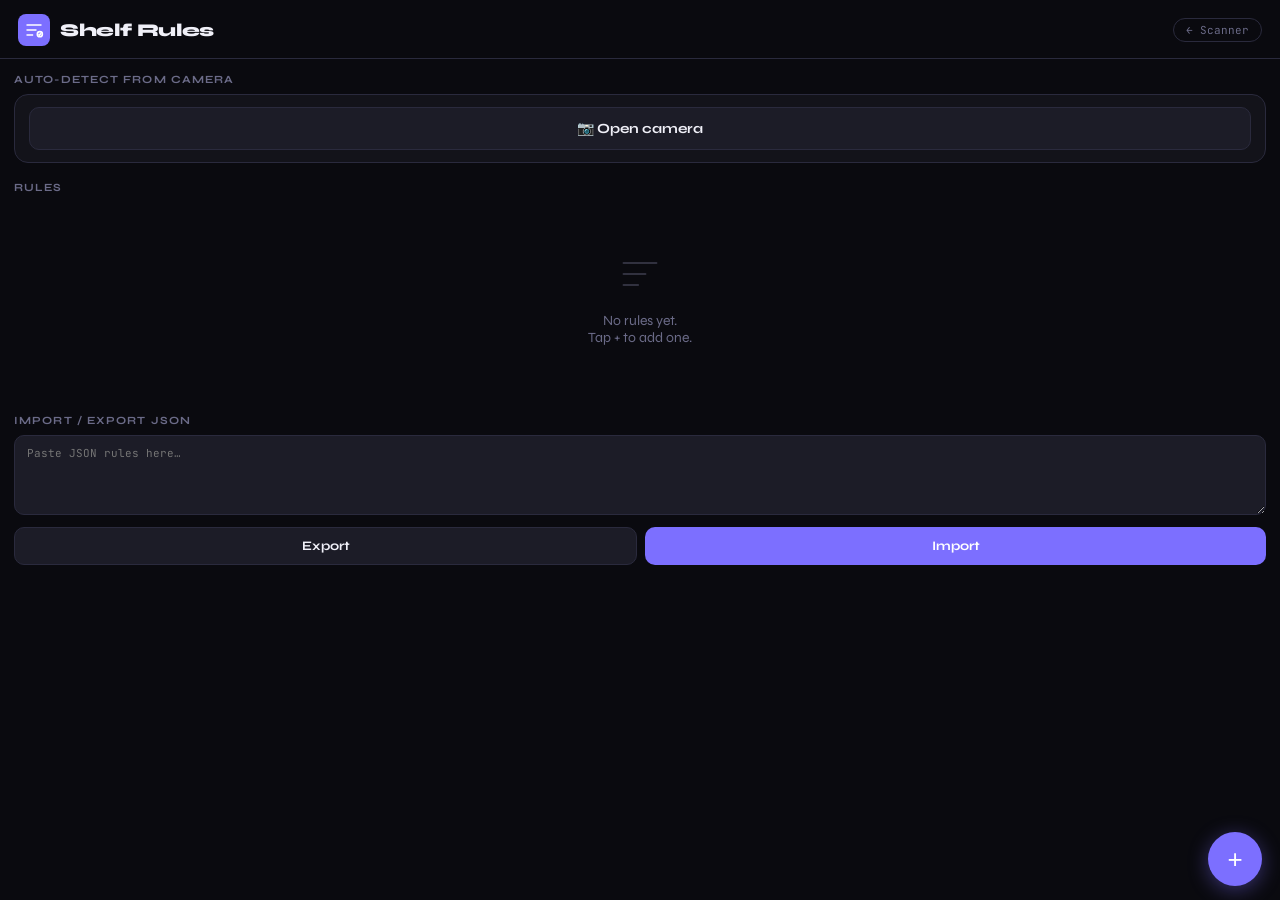
<file: templates/shelf_rules_editor.html>
<!DOCTYPE html>
<html lang="zh-TW">
<head>
<meta charset="utf-8">
<meta name="viewport" content="width=device-width, initial-scale=1, maximum-scale=1, user-scalable=no">
<title>Shelf Rules Editor</title>
<meta name="theme-color" content="#0a0a0f">
<style>
@import url('https://fonts.googleapis.com/css2?family=JetBrains+Mono:wght@400;700&family=Syne:wght@400;700;800&display=swap');
:root {
  --bg:#0a0a0f; --surface:#13131a; --surface2:#1c1c27;
  --accent:#00e5a0; --accent2:#7c6fff;
  --text:#f0f0f8; --muted:#6b6b88; --border:#2a2a3d;
  --danger:#ff5566; --warning:#ffaa00;
}
*{box-sizing:border-box;margin:0;padding:0;-webkit-tap-highlight-color:transparent}
html,body{height:100%;background:var(--bg);color:var(--text);font-family:'Syne',sans-serif;overscroll-behavior:none}
#app{display:flex;flex-direction:column;height:100dvh}

/* Header */
#header{padding:14px 18px 12px;display:flex;align-items:center;gap:10px;border-bottom:1px solid var(--border);flex-shrink:0;background:var(--bg)}
#header .logo{width:32px;height:32px;background:var(--accent2);border-radius:8px;display:flex;align-items:center;justify-content:center}
#header .logo svg{width:20px;height:20px;stroke:#fff;fill:none;stroke-width:2}
#header h1{font-size:18px;font-weight:800;letter-spacing:-.02em}
.back-btn{display:flex;align-items:center;gap:6px;background:none;border:1px solid var(--border);border-radius:20px;color:var(--muted);font-family:'JetBrains Mono',monospace;font-size:11px;padding:4px 12px;cursor:pointer;text-decoration:none;margin-left:auto}
.back-btn:hover{color:var(--text);border-color:var(--muted)}

/* Scrollable body */
#body{flex:1;overflow-y:auto;padding:14px 14px 90px}

/* Section title */
.section-title{font-size:11px;text-transform:uppercase;letter-spacing:.1em;color:var(--muted);margin:18px 0 8px;font-weight:700}
.section-title:first-child{margin-top:0}

/* Camera capture card */
#captureCard{background:var(--surface);border:1px solid var(--border);border-radius:14px;overflow:hidden;margin-bottom:14px}
#captureWrap{position:relative;width:100%;background:#000;display:none}
#captureWrap.show{display:block}
#captureVideo{width:100%;display:block;max-height:40dvh;object-fit:cover}
#captureCanvas{position:absolute;top:0;left:0;width:100%;height:100%;pointer-events:none;z-index:2}
#captureActions{padding:12px 14px;display:flex;gap:8px;flex-wrap:wrap}
.cap-btn{flex:1;min-width:120px;border:none;border-radius:10px;font-family:'Syne',sans-serif;font-weight:700;font-size:14px;padding:12px 10px;cursor:pointer;transition:opacity .15s,transform .1s}
.cap-btn:active{transform:scale(.97);opacity:.85}
.cap-btn:disabled{opacity:.4;cursor:not-allowed;transform:none}
.cap-btn-cam{background:var(--surface2);color:var(--text);border:1px solid var(--border)}
.cap-btn-snap{background:var(--accent2);color:#fff}
.cap-btn-analyze{background:var(--accent);color:#000}

/* Sampled swatches */
#swatchRow{display:flex;gap:8px;padding:0 14px 12px;flex-wrap:wrap;display:none}
#swatchRow.show{display:flex}
.swatch{width:44px;height:44px;border-radius:8px;border:2px solid transparent;cursor:pointer;transition:transform .1s,border-color .15s;flex-shrink:0;position:relative}
.swatch.selected{border-color:var(--accent);transform:scale(1.1)}
.swatch .swatch-label{position:absolute;bottom:-18px;left:50%;transform:translateX(-50%);font-size:9px;font-family:'JetBrains Mono',monospace;color:var(--muted);white-space:nowrap}

/* Analysis result preview */
#analysisResult{margin:0 14px 12px;background:var(--surface2);border:1px solid var(--border);border-radius:10px;padding:10px 12px;font-family:'JetBrains Mono',monospace;font-size:11px;color:var(--muted);display:none}
#analysisResult.show{display:block}

/* Rule cards */
.rule-card{background:var(--surface);border:1px solid var(--border);border-radius:14px;padding:14px 16px;margin-bottom:10px;transition:border-color .2s}
.rule-card.editing{border-color:var(--accent2)}
.rule-card-header{display:flex;align-items:center;gap:10px;margin-bottom:0}
.rule-color-dot{width:14px;height:14px;border-radius:50%;flex-shrink:0;border:1px solid rgba(255,255,255,.1)}
.rule-name-display{font-size:15px;font-weight:700;flex:1;min-width:0;overflow:hidden;text-overflow:ellipsis;white-space:nowrap}
.rule-card-actions{display:flex;gap:6px;flex-shrink:0}
.icon-btn{background:none;border:1px solid var(--border);border-radius:8px;color:var(--muted);cursor:pointer;padding:5px 8px;font-size:12px;font-family:'JetBrains Mono',monospace;transition:color .15s,border-color .15s}
.icon-btn:hover{color:var(--text);border-color:var(--muted)}
.icon-btn.danger:hover{color:var(--danger);border-color:var(--danger)}
.icon-btn.active{color:var(--accent2);border-color:rgba(124,111,255,.5);background:rgba(124,111,255,.08)}

/* Edit form */
.edit-form{margin-top:12px;display:none;flex-direction:column;gap:10px}
.edit-form.open{display:flex}
.form-row{display:grid;grid-template-columns:1fr 1fr;gap:8px}
.form-row3{display:grid;grid-template-columns:1fr 1fr 1fr;gap:8px}
.field{display:flex;flex-direction:column;gap:4px}
.field label{font-size:10px;text-transform:uppercase;letter-spacing:.08em;color:var(--muted)}
.field input[type=text],.field input[type=number],.field select{
  background:var(--surface2);border:1px solid var(--border);border-radius:8px;
  color:var(--text);font-family:'JetBrains Mono',monospace;font-size:13px;
  padding:8px 10px;outline:none;width:100%;transition:border-color .2s
}
.field input:focus,.field select:focus{border-color:var(--accent2)}
.field select option{background:var(--surface2)}

/* Range slider with value display */
.range-wrap{display:flex;align-items:center;gap:6px}
.range-wrap input[type=range]{flex:1;accent-color:var(--accent2)}
.range-val{font-family:'JetBrains Mono',monospace;font-size:11px;color:var(--accent2);min-width:26px;text-align:right}

/* Colour preview bar */
.hsv-preview{height:8px;border-radius:4px;margin-top:4px;transition:background .2s}

/* Save/cancel row */
.form-save-row{display:flex;gap:8px;margin-top:4px}
.form-save-btn{flex:1;border:none;border-radius:10px;font-family:'Syne',sans-serif;font-weight:700;font-size:14px;padding:12px;cursor:pointer;transition:opacity .15s,transform .1s}
.form-save-btn:active{transform:scale(.97)}
.btn-save{background:var(--accent2);color:#fff}
.btn-cancel{background:var(--surface2);color:var(--text);border:1px solid var(--border)}

/* FAB */
#fab{position:fixed;bottom:calc(14px + env(safe-area-inset-bottom));right:18px;width:54px;height:54px;background:var(--accent2);border:none;border-radius:50%;color:#fff;font-size:26px;cursor:pointer;z-index:50;display:flex;align-items:center;justify-content:center;transition:transform .15s,opacity .15s;box-shadow:0 4px 20px rgba(124,111,255,.4)}
#fab:active{transform:scale(.92)}

/* Toast */
#toast{position:fixed;bottom:80px;left:50%;transform:translateX(-50%) translateY(20px);background:var(--accent);color:#000;font-family:'Syne',sans-serif;font-weight:700;font-size:14px;padding:10px 20px;border-radius:30px;opacity:0;transition:opacity .2s,transform .2s;pointer-events:none;z-index:200;white-space:nowrap}
#toast.show{opacity:1;transform:translateX(-50%) translateY(0)}

/* Empty state */
#emptyRules{text-align:center;padding:50px 20px;color:var(--muted);display:none}
#emptyRules svg{width:44px;height:44px;stroke:var(--muted);fill:none;margin-bottom:12px;opacity:.4}
#emptyRules p{font-size:14px}

/* JSON import/export */
.json-area{background:var(--surface2);border:1px solid var(--border);border-radius:10px;padding:10px 12px;font-family:'JetBrains Mono',monospace;font-size:11px;color:var(--muted);width:100%;min-height:80px;resize:vertical;outline:none;transition:border-color .2s}
.json-area:focus{border-color:var(--accent2)}
.io-row{display:flex;gap:8px;margin-top:8px}
.io-btn{flex:1;border:none;border-radius:10px;font-family:'Syne',sans-serif;font-weight:700;font-size:13px;padding:10px;cursor:pointer}
.io-btn-export{background:var(--surface2);color:var(--text);border:1px solid var(--border)}
.io-btn-import{background:var(--accent2);color:#fff}
</style>
</head>
<body>
<div id="app">
  <div id="header">
    <div class="logo">
      <svg viewBox="0 0 24 24"><path d="M3 6h18M3 12h12M3 18h8"/><circle cx="19" cy="17" r="3"/><path d="M17.5 17l1 1 2-2"/></svg>
    </div>
    <h1>Shelf Rules</h1>
    <a href="local_scanner.html" class="back-btn">← Scanner</a>
  </div>

  <div id="body">

    <!-- ── Camera Capture & Auto-Analyse ── -->
    <div class="section-title">Auto-detect from camera</div>
    <div id="captureCard">
      <div id="captureWrap">
        <video id="captureVideo" autoplay playsinline muted></video>
        <canvas id="captureCanvas"></canvas>
      </div>
      <div id="captureActions">
        <button class="cap-btn cap-btn-cam" id="camToggleBtn">📷 Open camera</button>
        <button class="cap-btn cap-btn-snap" id="snapBtn" style="display:none">⊙ Capture</button>
        <button class="cap-btn cap-btn-analyze" id="analyzeBtn" style="display:none" disabled>⚡ Analyse</button>
      </div>
    </div>

    <!-- Colour swatches from analysis -->
    <div id="swatchRow"></div>
    <div id="analysisResult"></div>

    <!-- ── Rules list ── -->
    <div class="section-title">Rules</div>
    <div id="rulesList"></div>
    <div id="emptyRules">
      <svg viewBox="0 0 24 24" stroke-linecap="round" stroke-linejoin="round"><path d="M3 6h18M3 12h12M3 18h8"/></svg>
      <p>No rules yet.<br>Tap + to add one.</p>
    </div>

    <!-- ── Import / Export ── -->
    <div class="section-title">Import / Export JSON</div>
    <textarea class="json-area" id="jsonArea" placeholder='Paste JSON rules here…'></textarea>
    <div class="io-row">
      <button class="io-btn io-btn-export" id="exportBtn">Export</button>
      <button class="io-btn io-btn-import" id="importBtn">Import</button>
    </div>

  </div><!-- /body -->
</div><!-- /app -->

<button id="fab" title="Add rule">+</button>
<div id="toast"></div>

<!-- OpenCV for colour analysis -->
<script async src="https://docs.opencv.org/4.9.0/opencv.js" onload="onCvReady()"></script>
<script>
// ── Storage key (shared with scanner.html) ──
const STORAGE_KEY = 'shelfRules';

let rules = [];
let cvReady = false;
let cameraStream = null;
let capturedImageData = null; // ImageData from snapshot

// ── Default rules if nothing stored ──
const DEFAULT_RULES = [];

function uid(){return Date.now().toString(36)+Math.random().toString(36).slice(2,6)}

// ── Persistence ──
function loadRules(){
  try{const s=localStorage.getItem(STORAGE_KEY);return s?JSON.parse(s):null}catch{return null}
}
function saveRules(){
  localStorage.setItem(STORAGE_KEY,JSON.stringify(rules));
}

function init(){
  const saved=loadRules();
  rules=saved&&saved.length?saved:[...DEFAULT_RULES];
  renderRules();
}

// ── Toast ──
function showToast(msg){
  const t=document.getElementById('toast');
  t.textContent=msg;t.classList.add('show');
  setTimeout(()=>t.classList.remove('show'),2200);
}

// ── HSV → display hsl ──
function hsvToHsl(h,s,v){
  const ss=s/255,vv=v/255,l=vv*(1-ss/2);
  const sl=l===0||l===1?0:(vv-l)/Math.min(l,1-l);
  return`hsl(${h*2},${Math.round(sl*100)}%,${Math.round(l*100)}%)`;
}
function midDot(rule){return hsvToHsl((rule.hMin+rule.hMax)/2,180,180)}

// ══════════════════════════════════════════════
// RENDER
// ══════════════════════════════════════════════
function renderRules(){
  const list=document.getElementById('rulesList');
  const empty=document.getElementById('emptyRules');
  list.innerHTML='';
  empty.style.display=rules.length?'none':'block';

  rules.forEach((rule,idx)=>{
    const card=document.createElement('div');
    card.className='rule-card';
    card.dataset.id=rule.id;
    card.innerHTML=`
      <div class="rule-card-header">
        <div class="rule-color-dot" style="background:${midDot(rule)}"></div>
        <span class="rule-name-display">${rule.name}</span>
        <div class="rule-card-actions">
          <button class="icon-btn edit-btn" data-id="${rule.id}">✎</button>
          <button class="icon-btn danger del-btn" data-id="${rule.id}">✕</button>
        </div>
      </div>
      <!-- Edit form (hidden by default) -->
      <div class="edit-form" id="form-${rule.id}">
        ${buildForm(rule)}
      </div>
    `;
    list.appendChild(card);
    attachFormEvents(rule.id);
  });

  // Edit btn
  list.querySelectorAll('.edit-btn').forEach(btn=>{
    btn.addEventListener('click',()=>toggleEdit(btn.dataset.id));
  });
  // Delete btn
  list.querySelectorAll('.del-btn').forEach(btn=>{
    btn.addEventListener('click',()=>deleteRule(btn.dataset.id));
  });
}

function buildForm(rule){
  return`
  <div class="field">
    <label>Rule name</label>
    <input type="text" name="name" value="${rule.name}">
  </div>

  <div class="field">
    <label>Label (shown on camera)</label>
    <input type="text" name="label" value="${rule.label}">
  </div>

  <div class="field">
    <label>Overlay colour (hex)</label>
    <input type="text" name="color" value="${rule.color}" placeholder="#00e5a0">
  </div>

  <div style="font-size:10px;text-transform:uppercase;letter-spacing:.08em;color:var(--muted);margin-top:4px">HSV colour range</div>
  <div class="hsv-preview" id="hprev-${rule.id}"></div>

  <div class="form-row3">
    <div class="field">
      <label>H min <span style="color:var(--accent2)" id="hMinV-${rule.id}">${rule.hMin}</span></label>
      <input type="range" name="hMin" min="0" max="179" value="${rule.hMin}" data-out="hMinV-${rule.id}">
    </div>
    <div class="field">
      <label>H max <span style="color:var(--accent2)" id="hMaxV-${rule.id}">${rule.hMax}</span></label>
      <input type="range" name="hMax" min="0" max="179" value="${rule.hMax}" data-out="hMaxV-${rule.id}">
    </div>
    <div class="field" style="justify-content:flex-end">
      <label>Shape</label>
      <select name="shape">
        <option value="rect" ${rule.shape==='rect'?'selected':''}>rect</option>
        <option value="any"  ${rule.shape==='any' ?'selected':''}>any</option>
        <option value="wide" ${rule.shape==='wide'?'selected':''}>wide</option>
      </select>
    </div>
  </div>

  <div class="form-row">
    <div class="field">
      <label>S min <span style="color:var(--accent2)" id="sMinV-${rule.id}">${rule.sMin}</span></label>
      <input type="range" name="sMin" min="0" max="255" value="${rule.sMin}" data-out="sMinV-${rule.id}">
    </div>
    <div class="field">
      <label>S max <span style="color:var(--accent2)" id="sMaxV-${rule.id}">${rule.sMax}</span></label>
      <input type="range" name="sMax" min="0" max="255" value="${rule.sMax}" data-out="sMaxV-${rule.id}">
    </div>
  </div>

  <div class="form-row">
    <div class="field">
      <label>V min <span style="color:var(--accent2)" id="vMinV-${rule.id}">${rule.vMin}</span></label>
      <input type="range" name="vMin" min="0" max="255" value="${rule.vMin}" data-out="vMinV-${rule.id}">
    </div>
    <div class="field">
      <label>V max <span style="color:var(--accent2)" id="vMaxV-${rule.id}">${rule.vMax}</span></label>
      <input type="range" name="vMax" min="0" max="255" value="${rule.vMax}" data-out="vMaxV-${rule.id}">
    </div>
  </div>

  <div class="form-row">
    <div class="field">
      <label>Aspect min</label>
      <input type="number" name="aspectMin" step="0.1" min="0.1" value="${rule.aspectMin}">
    </div>
    <div class="field">
      <label>Aspect max</label>
      <input type="number" name="aspectMax" step="0.1" min="1" value="${rule.aspectMax}">
    </div>
  </div>

  <div class="form-row">
    <div class="field">
      <label>Area min (px²)</label>
      <input type="number" name="areaMin" step="100" min="0" value="${rule.areaMin}">
    </div>
    <div class="field">
      <label>Area max (px²)</label>
      <input type="number" name="areaMax" step="100" min="0" value="${rule.areaMax}">
    </div>
  </div>

  <div class="form-save-row">
    <button class="form-save-btn btn-cancel cancel-btn" data-id="${rule.id}">Cancel</button>
    <button class="form-save-btn btn-save save-btn" data-id="${rule.id}">Save rule</button>
  </div>
  `;
}

function attachFormEvents(id){
  const form=document.getElementById(`form-${id}`);
  if(!form)return;

  // Range → live display
  form.querySelectorAll('input[type=range]').forEach(inp=>{
    inp.addEventListener('input',()=>{
      const out=document.getElementById(inp.dataset.out);
      if(out)out.textContent=inp.value;
      updateHsvPreview(id,form);
    });
  });

  updateHsvPreview(id,form);

  form.querySelector('.save-btn').addEventListener('click',()=>saveRule(id,form));
  form.querySelector('.cancel-btn').addEventListener('click',()=>toggleEdit(id,false));
}

function updateHsvPreview(id,form){
  const hMin=+form.querySelector('[name=hMin]').value;
  const hMax=+form.querySelector('[name=hMax]').value;
  const prev=document.getElementById(`hprev-${id}`);
  if(!prev)return;
  const c1=`hsl(${hMin*2},80%,50%)`;
  const c2=`hsl(${hMax*2},80%,50%)`;
  prev.style.background=`linear-gradient(to right,${c1},${c2})`;
}

function toggleEdit(id, forceOpen){
  const form=document.getElementById(`form-${id}`);
  const card=form?.closest('.rule-card');
  if(!form)return;
  const willOpen=forceOpen!==undefined?forceOpen:!form.classList.contains('open');
  form.classList.toggle('open',willOpen);
  card?.classList.toggle('editing',willOpen);
  const btn=card?.querySelector('.edit-btn');
  btn?.classList.toggle('active',willOpen);
}

function saveRule(id,form){
  const idx=rules.findIndex(r=>r.id===id);
  if(idx<0)return;
  const r=rules[idx];
  r.name      = form.querySelector('[name=name]').value.trim()||r.name;
  r.label     = form.querySelector('[name=label]').value.trim()||r.label;
  r.color     = form.querySelector('[name=color]').value.trim()||r.color;
  r.hMin      = +form.querySelector('[name=hMin]').value;
  r.hMax      = +form.querySelector('[name=hMax]').value;
  r.sMin      = +form.querySelector('[name=sMin]').value;
  r.sMax      = +form.querySelector('[name=sMax]').value;
  r.vMin      = +form.querySelector('[name=vMin]').value;
  r.vMax      = +form.querySelector('[name=vMax]').value;
  r.shape     = form.querySelector('[name=shape]').value;
  r.aspectMin = +form.querySelector('[name=aspectMin]').value;
  r.aspectMax = +form.querySelector('[name=aspectMax]').value;
  r.areaMin   = +form.querySelector('[name=areaMin]').value;
  r.areaMax   = +form.querySelector('[name=areaMax]').value;
  saveRules();
  renderRules();
  showToast('Rule saved ✓');
}

function deleteRule(id){
  if(!confirm('Delete this rule?'))return;
  rules=rules.filter(r=>r.id!==id);
  saveRules();
  renderRules();
  showToast('Deleted');
}

function addNewRule(){
  const newRule={
    id:uid(),name:'New rule',
    hMin:0,hMax:30,sMin:80,sMax:255,vMin:80,vMax:255,
    shape:'rect',aspectMin:.5,aspectMax:3,
    areaMin:1000,areaMax:30000,
    label:'Object',color:'#7c6fff',enabled:true
  };
  rules.push(newRule);
  saveRules();
  renderRules();
  // Auto-open the new card
  setTimeout(()=>toggleEdit(newRule.id,true),50);
  document.getElementById('body').scrollTo({top:99999,behavior:'smooth'});
}

// ══════════════════════════════════════════════
// CAMERA & OPENCV ANALYSIS
// ══════════════════════════════════════════════
const capVideo  = document.getElementById('captureVideo');
const capCanvas = document.getElementById('captureCanvas');
const capCtx    = capCanvas.getContext('2d');

document.getElementById('camToggleBtn').addEventListener('click',()=>{
  if(cameraStream){stopCamera();return;}
  startCapCamera();
});

async function startCapCamera(){
  try{
    cameraStream=await navigator.mediaDevices.getUserMedia({video:{facingMode:'environment'}});
    capVideo.srcObject=cameraStream;
    document.getElementById('captureWrap').classList.add('show');
    document.getElementById('camToggleBtn').textContent='✕ Close camera';
    document.getElementById('snapBtn').style.display='';
    document.getElementById('analyzeBtn').style.display='none';
    capturedImageData=null;
  }catch(e){showToast('Camera error: '+e.message)}
}
function stopCamera(){
  cameraStream?.getTracks().forEach(t=>t.stop());
  cameraStream=null;
  document.getElementById('captureWrap').classList.remove('show');
  document.getElementById('camToggleBtn').textContent='📷 Open camera';
  document.getElementById('snapBtn').style.display='none';
  document.getElementById('analyzeBtn').style.display='none';
}

document.getElementById('snapBtn').addEventListener('click',()=>{
  // Capture frame to canvas
  capCanvas.width  = capVideo.videoWidth  ||640;
  capCanvas.height = capVideo.videoHeight ||480;
  capCtx.drawImage(capVideo,0,0,capCanvas.width,capCanvas.height);
  capturedImageData = capCtx.getImageData(0,0,capCanvas.width,capCanvas.height);
  stopCamera();
  document.getElementById('captureWrap').classList.add('show'); // show captured frame
  // Show analysed image on canvas (video is gone)
  capCanvas.style.position='relative';
  capCanvas.style.display='block';
  capCanvas.style.width='100%';
  document.getElementById('analyzeBtn').style.display='';
  document.getElementById('analyzeBtn').disabled = !cvReady;
  if(!cvReady) document.getElementById('analyzeBtn').textContent='⏳ Waiting for OpenCV…';
  showToast('Captured! Tap Analyse to detect colours');
});

function onCvReady(){
  cvReady=true;
  const btn=document.getElementById('analyzeBtn');
  if(btn){btn.disabled=false;btn.textContent='⚡ Analyse';}
}

document.getElementById('analyzeBtn').addEventListener('click', analyseImage);

function analyseImage(){
  if(!capturedImageData){showToast('No captured image');return;}
  if(!cvReady){showToast('OpenCV not ready yet');return;}

  const btn=document.getElementById('analyzeBtn');
  btn.disabled=true; btn.textContent='Analysing…';

  try{
    // Put image into a temp canvas for cv.imread
    const tmp=document.createElement('canvas');
    tmp.width=capturedImageData.width; tmp.height=capturedImageData.height;
    tmp.getContext('2d').putImageData(capturedImageData,0,0);

    const src=cv.imread(tmp);
    const hsv=new cv.Mat();
    cv.cvtColor(src,hsv,cv.COLOR_RGBA2RGB);
    cv.cvtColor(hsv,hsv,cv.COLOR_RGB2HSV);

    // ── K-means clustering on HSV to find dominant colours ──
    // Subsample for speed (every 4th pixel)
    const step=4;
    const pts=[];
    const data=capturedImageData.data;
    for(let i=0;i<data.length;i+=4*step){
      const r=data[i],g=data[i+1],b=data[i+2];
      if(r===0&&g===0&&b===0)continue;
      pts.push([r,g,b]);
    }

    // Simple k=8 means in RGB, then convert representative to HSV
    const clusters = kMeans(pts,8,15);

    // Draw swatches + draw bounding cluster boxes on image
    drawSwatches(clusters,src,hsv);

    src.delete(); hsv.delete();
  }catch(e){
    console.error(e);
    showToast('Analysis error: '+e.message);
  }finally{
    btn.disabled=false; btn.textContent='⚡ Analyse';
  }
}

// ── Tiny k-means in RGB ──
function kMeans(pts,k,iters){
  if(pts.length<k)return pts.map(p=>({center:p,count:1}));
  // Init: pick k random unique points
  let centers=[];
  const used=new Set();
  while(centers.length<k){
    const i=Math.floor(Math.random()*pts.length);
    if(!used.has(i)){used.add(i);centers.push([...pts[i]]);}
  }
  for(let it=0;it<iters;it++){
    const sums=centers.map(()=>[0,0,0,0]); // r,g,b,count
    for(const p of pts){
      let best=0,bestD=Infinity;
      for(let c=0;c<centers.length;c++){
        const d=(p[0]-centers[c][0])**2+(p[1]-centers[c][1])**2+(p[2]-centers[c][2])**2;
        if(d<bestD){bestD=d;best=c;}
      }
      sums[best][0]+=p[0];sums[best][1]+=p[1];sums[best][2]+=p[2];sums[best][3]++;
    }
    centers=sums.map((s,i)=>s[3]>0?[s[0]/s[3],s[1]/s[3],s[2]/s[3]]:centers[i]);
  }
  // Count members
  const counts=new Array(k).fill(0);
  for(const p of pts){
    let best=0,bestD=Infinity;
    for(let c=0;c<centers.length;c++){
      const d=(p[0]-centers[c][0])**2+(p[1]-centers[c][1])**2+(p[2]-centers[c][2])**2;
      if(d<bestD){bestD=d;best=c;}
    }
    counts[best]++;
  }
  return centers
    .map((c,i)=>({center:c,count:counts[i]}))
    .filter(c=>c.count>0)
    .sort((a,b)=>b.count-a.count)
    .slice(0,6);
}

// RGB [0-255] → HSV OpenCV format (H:0-179, S:0-255, V:0-255)
function rgbToHsv(r,g,b){
  const rr=r/255,gg=g/255,bb=b/255;
  const max=Math.max(rr,gg,bb),min=Math.min(rr,gg,bb),d=max-min;
  let h=0;
  if(d!==0){
    if(max===rr)      h=((gg-bb)/d)%6;
    else if(max===gg) h=(bb-rr)/d+2;
    else              h=(rr-gg)/d+4;
  }
  h=Math.round((h/6)*180+180)%180;
  const s=max===0?0:Math.round(d/max*255);
  const v=Math.round(max*255);
  return{h,s,v};
}

function drawSwatches(clusters, srcMat, hsvMat){
  const row=document.getElementById('swatchRow');
  row.innerHTML='';
  row.classList.add('show');

  const swatchData=[];

  clusters.forEach((cl,i)=>{
    const [r,g,b]=cl.center.map(Math.round);
    const {h,s,v}=rgbToHsv(r,g,b);
    const hex=`#${r.toString(16).padStart(2,'0')}${g.toString(16).padStart(2,'0')}${b.toString(16).padStart(2,'0')}`;

    const sw=document.createElement('div');
    sw.className='swatch';
    sw.style.background=hex;
    sw.dataset.idx=i;
    sw.innerHTML=`<span class="swatch-label">${Math.round(cl.count/(clusters.reduce((a,c)=>a+c.count,0))*100)}%</span>`;
    sw.addEventListener('click',()=>useSwatchAsRule(cl,h,s,v,hex));
    row.appendChild(sw);
    swatchData.push({cl,h,s,v,hex,pct:Math.round(cl.count/(clusters.reduce((a,c)=>a+c.count,0))*100)});
  });

  // Show summary
  const res=document.getElementById('analysisResult');
  res.innerHTML=swatchData.map(d=>
    `<span style="color:${d.hex}">■</span> H:${d.h} S:${d.s} V:${d.v} (${d.pct}%)&nbsp;&nbsp;`
  ).join('<br>');
  res.classList.add('show');

  // Draw cluster outlines on canvas using OpenCV
  try{
    clusters.forEach(cl=>{
      const [r,g,b]=cl.center.map(Math.round);
      const{h,s,v}=rgbToHsv(r,g,b);
      const tol=15;
      const lower=new cv.Mat(hsvMat.rows,hsvMat.cols,hsvMat.type(),[Math.max(0,h-tol),Math.max(0,s-60),Math.max(0,v-60),0]);
      const upper=new cv.Mat(hsvMat.rows,hsvMat.cols,hsvMat.type(),[Math.min(179,h+tol),Math.min(255,s+60),Math.min(255,v+60),255]);
      const mask=new cv.Mat();
      cv.inRange(hsvMat,lower,upper,mask);
      const ker=cv.getStructuringElement(cv.MORPH_RECT,new cv.Size(5,5));
      cv.morphologyEx(mask,mask,cv.MORPH_CLOSE,ker);
      const ctrs=new cv.MatVector(),hier=new cv.Mat();
      cv.findContours(mask,ctrs,hier,cv.RETR_EXTERNAL,cv.CHAIN_APPROX_SIMPLE);
      for(let i=0;i<ctrs.size();i++){
        const cnt=ctrs.get(i);
        if(cv.contourArea(cnt)>500){
          const rect=cv.boundingRect(cnt);
          cv.rectangle(srcMat,new cv.Point(rect.x,rect.y),new cv.Point(rect.x+rect.width,rect.y+rect.height),new cv.Scalar(r,g,b,255),2);
        }
        cnt.delete();
      }
      lower.delete();upper.delete();mask.delete();ker.delete();ctrs.delete();hier.delete();
    });
    cv.imshow(capCanvas,srcMat);
  }catch(e){console.warn('draw error',e)}
}

function useSwatchAsRule(cl,h,s,v,hex){
  const tol=18, stol=60, vtol=60;
  const newRule={
    id:uid(),
    name:'Detected colour '+new Date().toLocaleTimeString(),
    hMin:Math.max(0,h-tol), hMax:Math.min(179,h+tol),
    sMin:Math.max(0,s-stol),sMax:Math.min(255,s+stol),
    vMin:Math.max(0,v-vtol),vMax:Math.min(255,v+vtol),
    shape:'rect',aspectMin:.4,aspectMax:5,
    areaMin:500,areaMax:50000,
    label:'Object',color:hex,enabled:true
  };
  rules.push(newRule);
  saveRules();
  renderRules();
  document.getElementById('body').scrollTo({top:99999,behavior:'smooth'});
  setTimeout(()=>toggleEdit(newRule.id,true),80);
  showToast('Rule created from swatch — review & save ✓');
}

// ══════════════════════════════════════════════
// FAB + IMPORT/EXPORT
// ══════════════════════════════════════════════
document.getElementById('fab').addEventListener('click', addNewRule);

document.getElementById('exportBtn').addEventListener('click',()=>{
  document.getElementById('jsonArea').value=JSON.stringify(rules,null,2);
  showToast('Exported to text area');
});

document.getElementById('importBtn').addEventListener('click',()=>{
  try{
    const parsed=JSON.parse(document.getElementById('jsonArea').value);
    if(!Array.isArray(parsed))throw new Error('Expected array');
    rules=parsed.map(r=>({...r,id:r.id||uid()}));
    saveRules();
    renderRules();
    showToast('Imported '+rules.length+' rules ✓');
  }catch(e){showToast('Invalid JSON: '+e.message)}
});

// ══════════════════════════════════════════════
// BOOT
// ══════════════════════════════════════════════
init();
</script>
</body>
</html>
</file>
